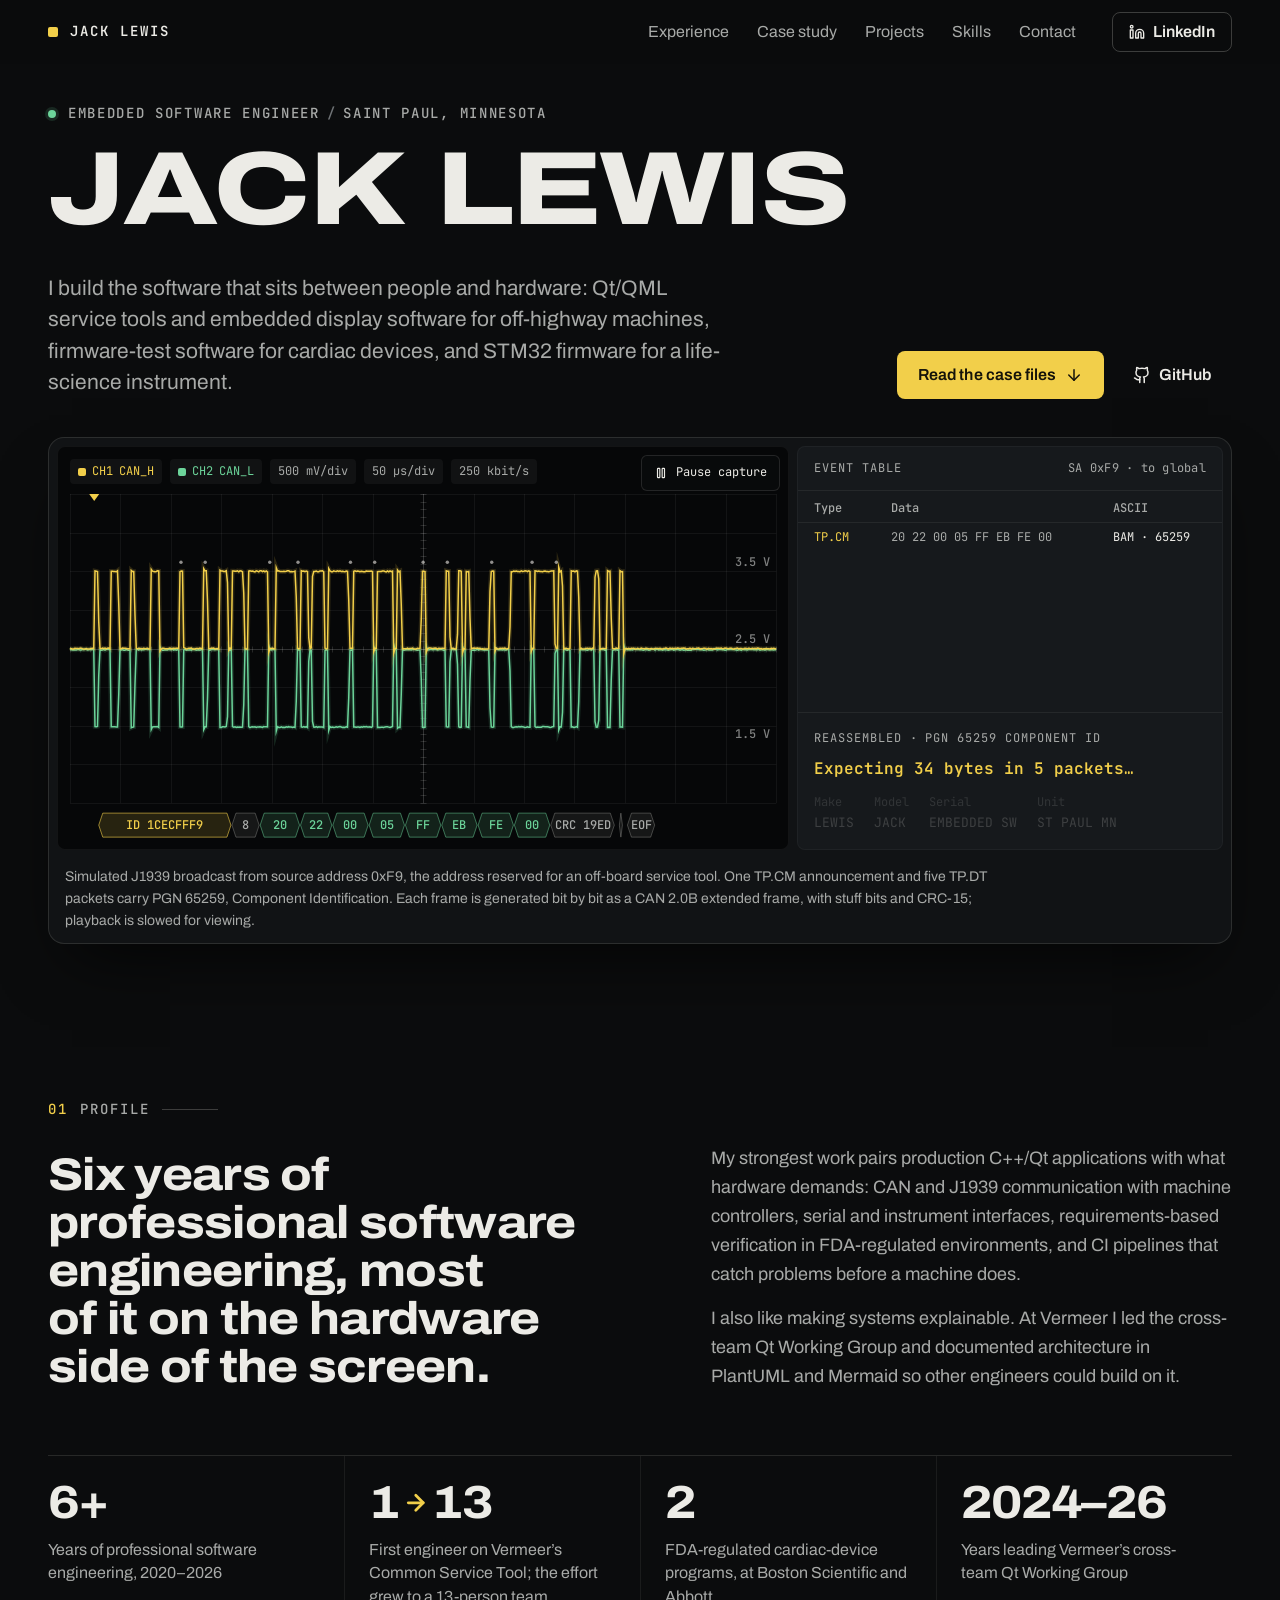
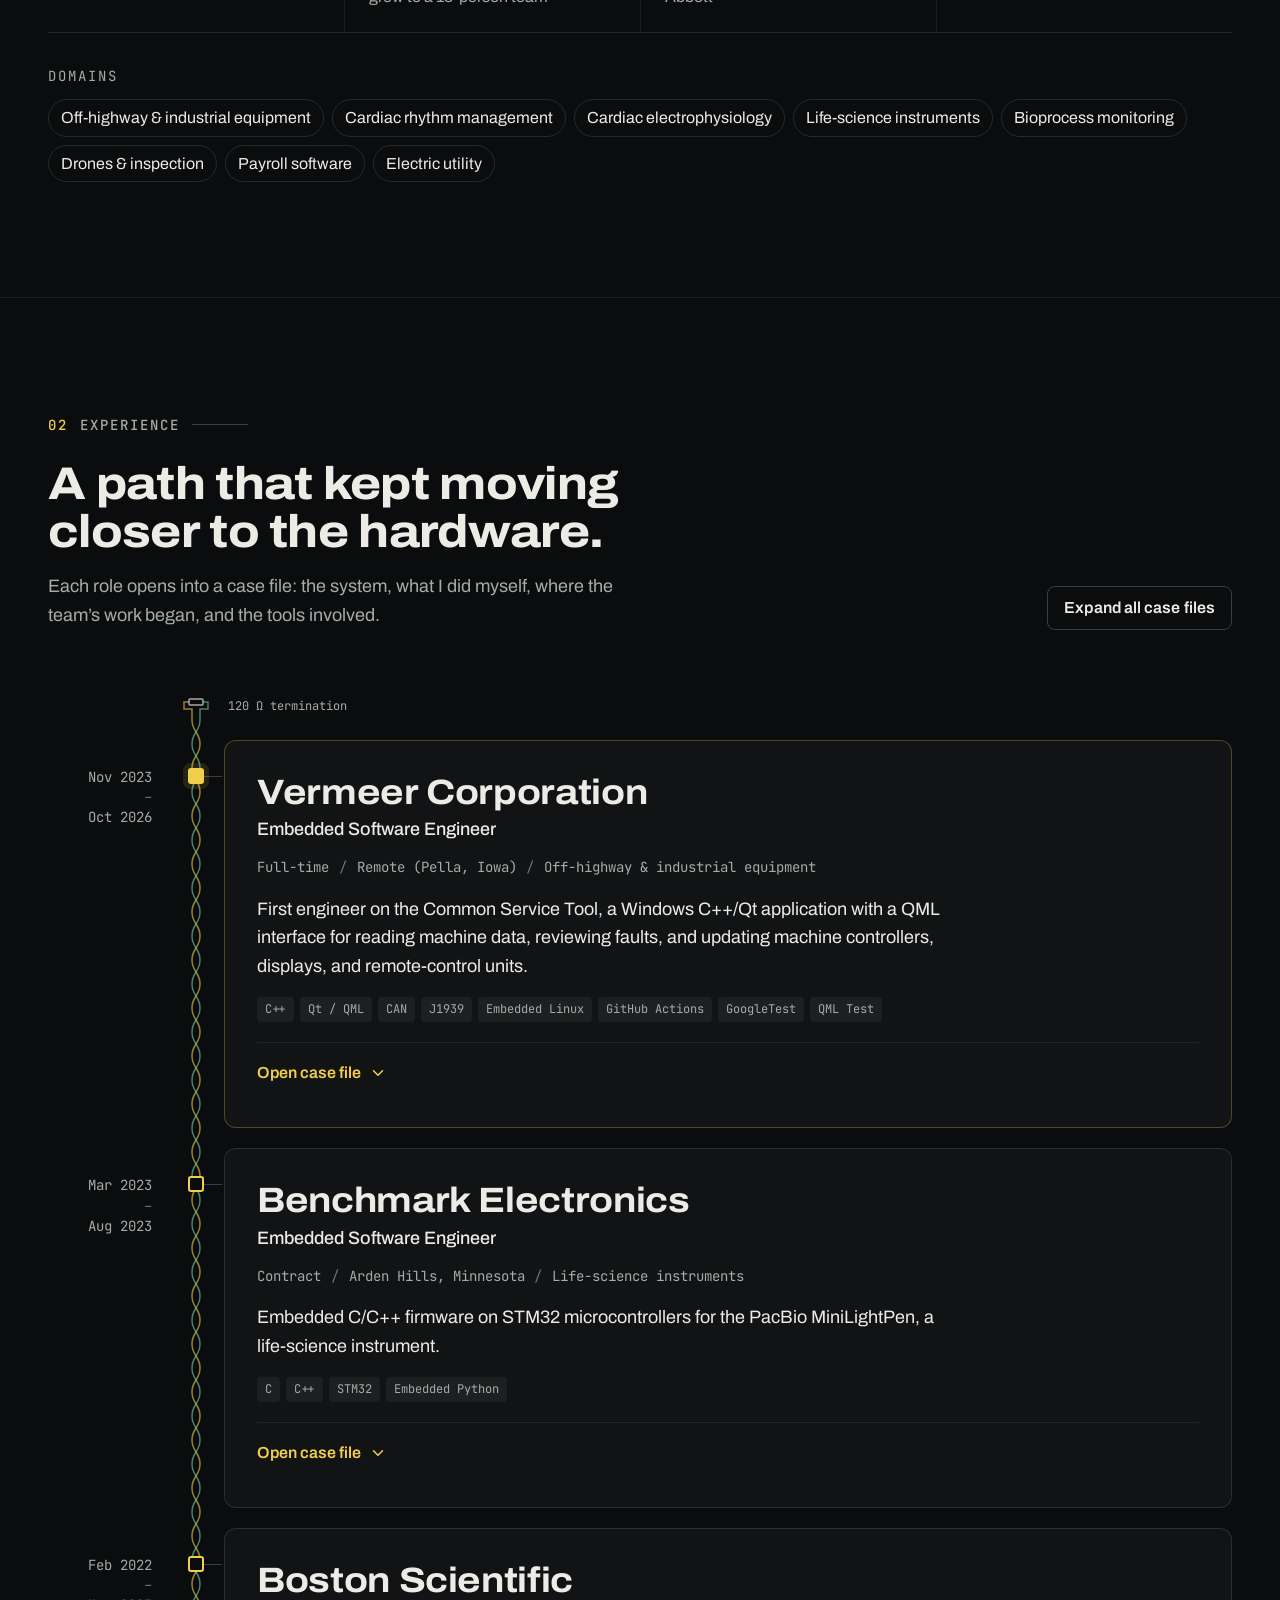
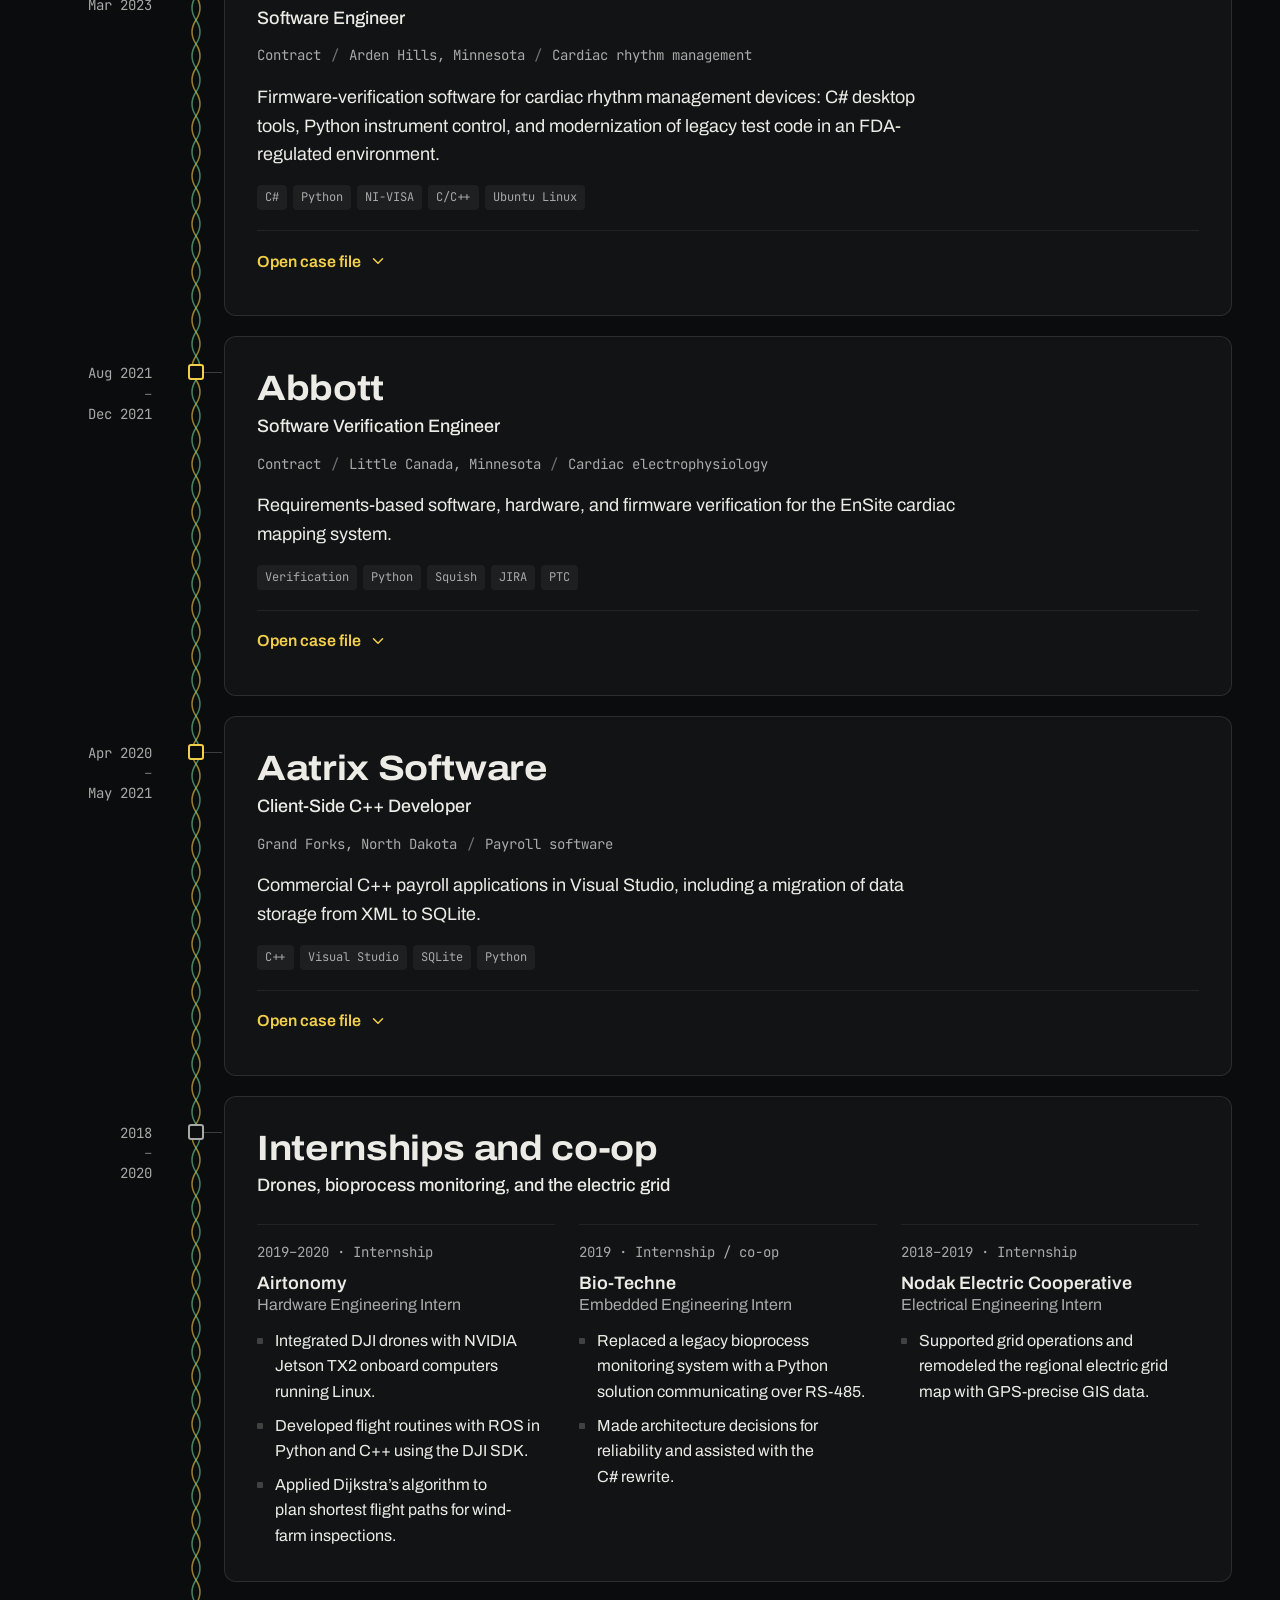
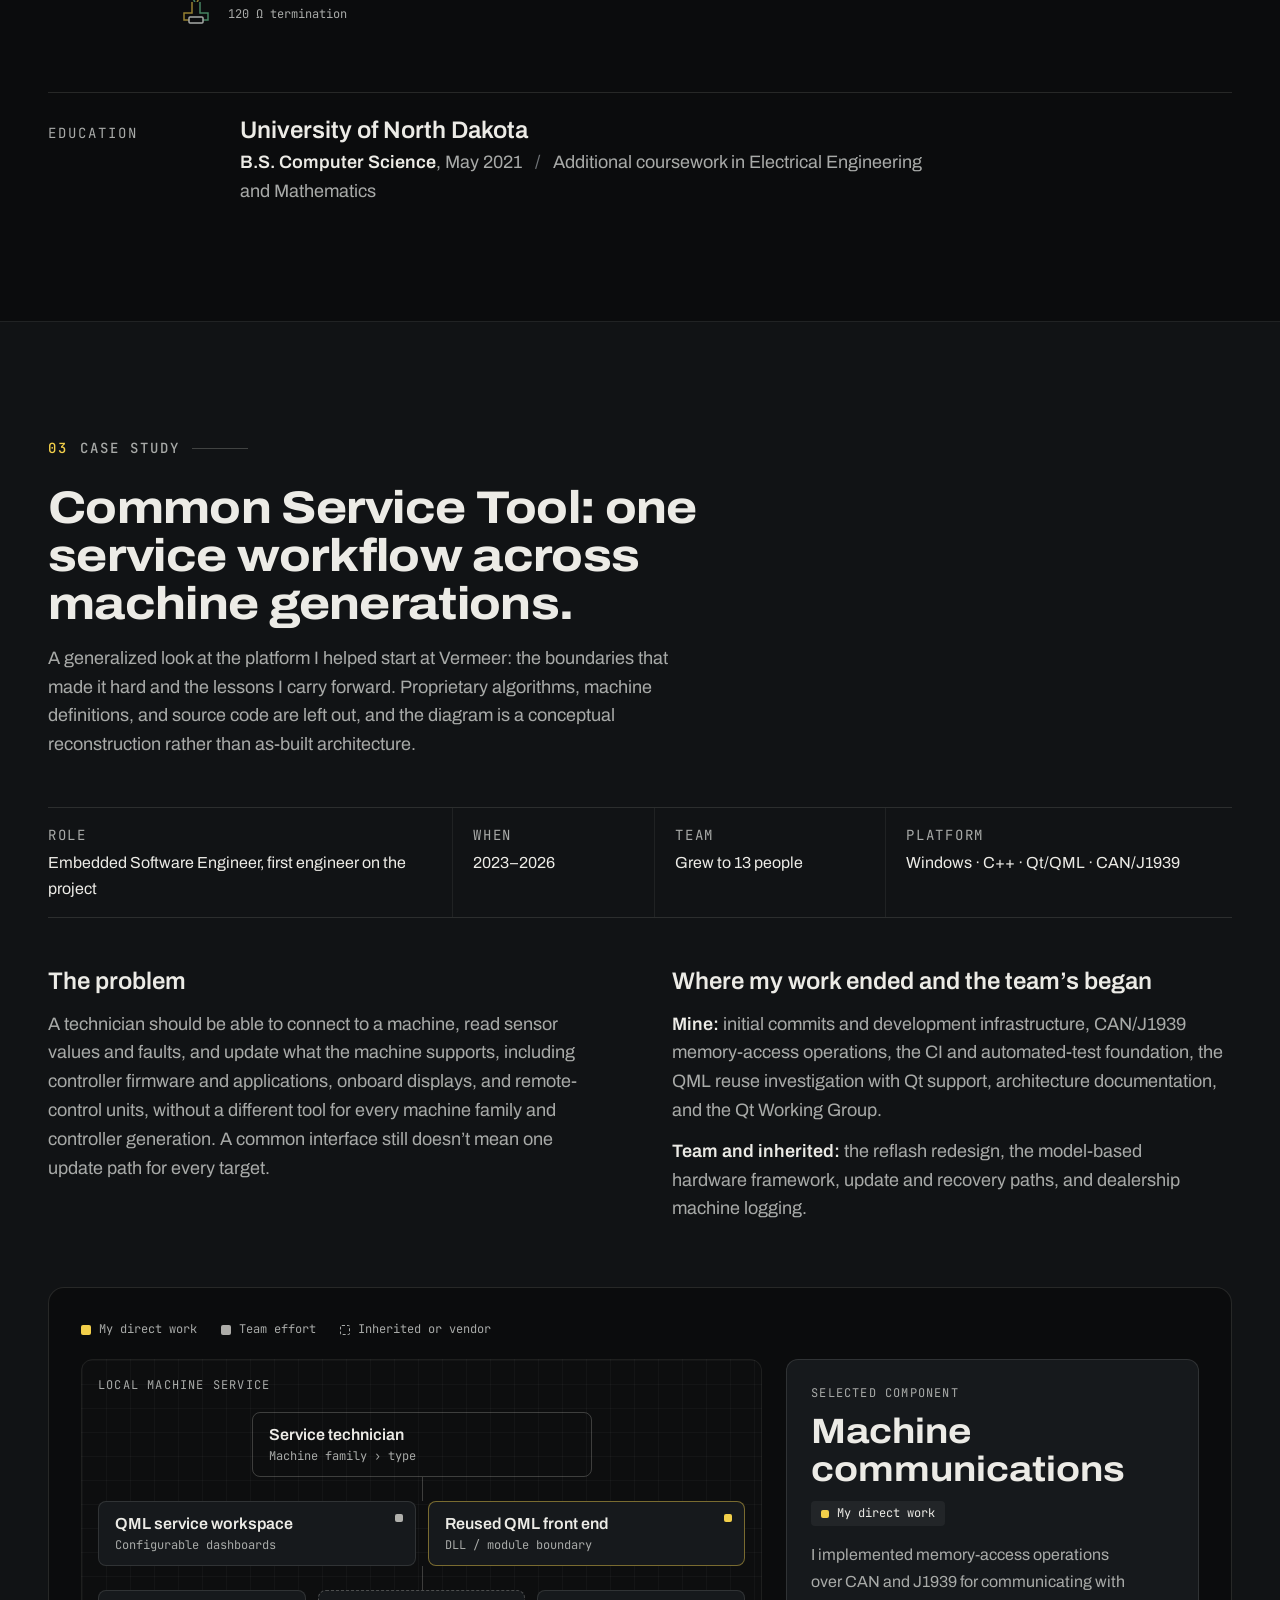
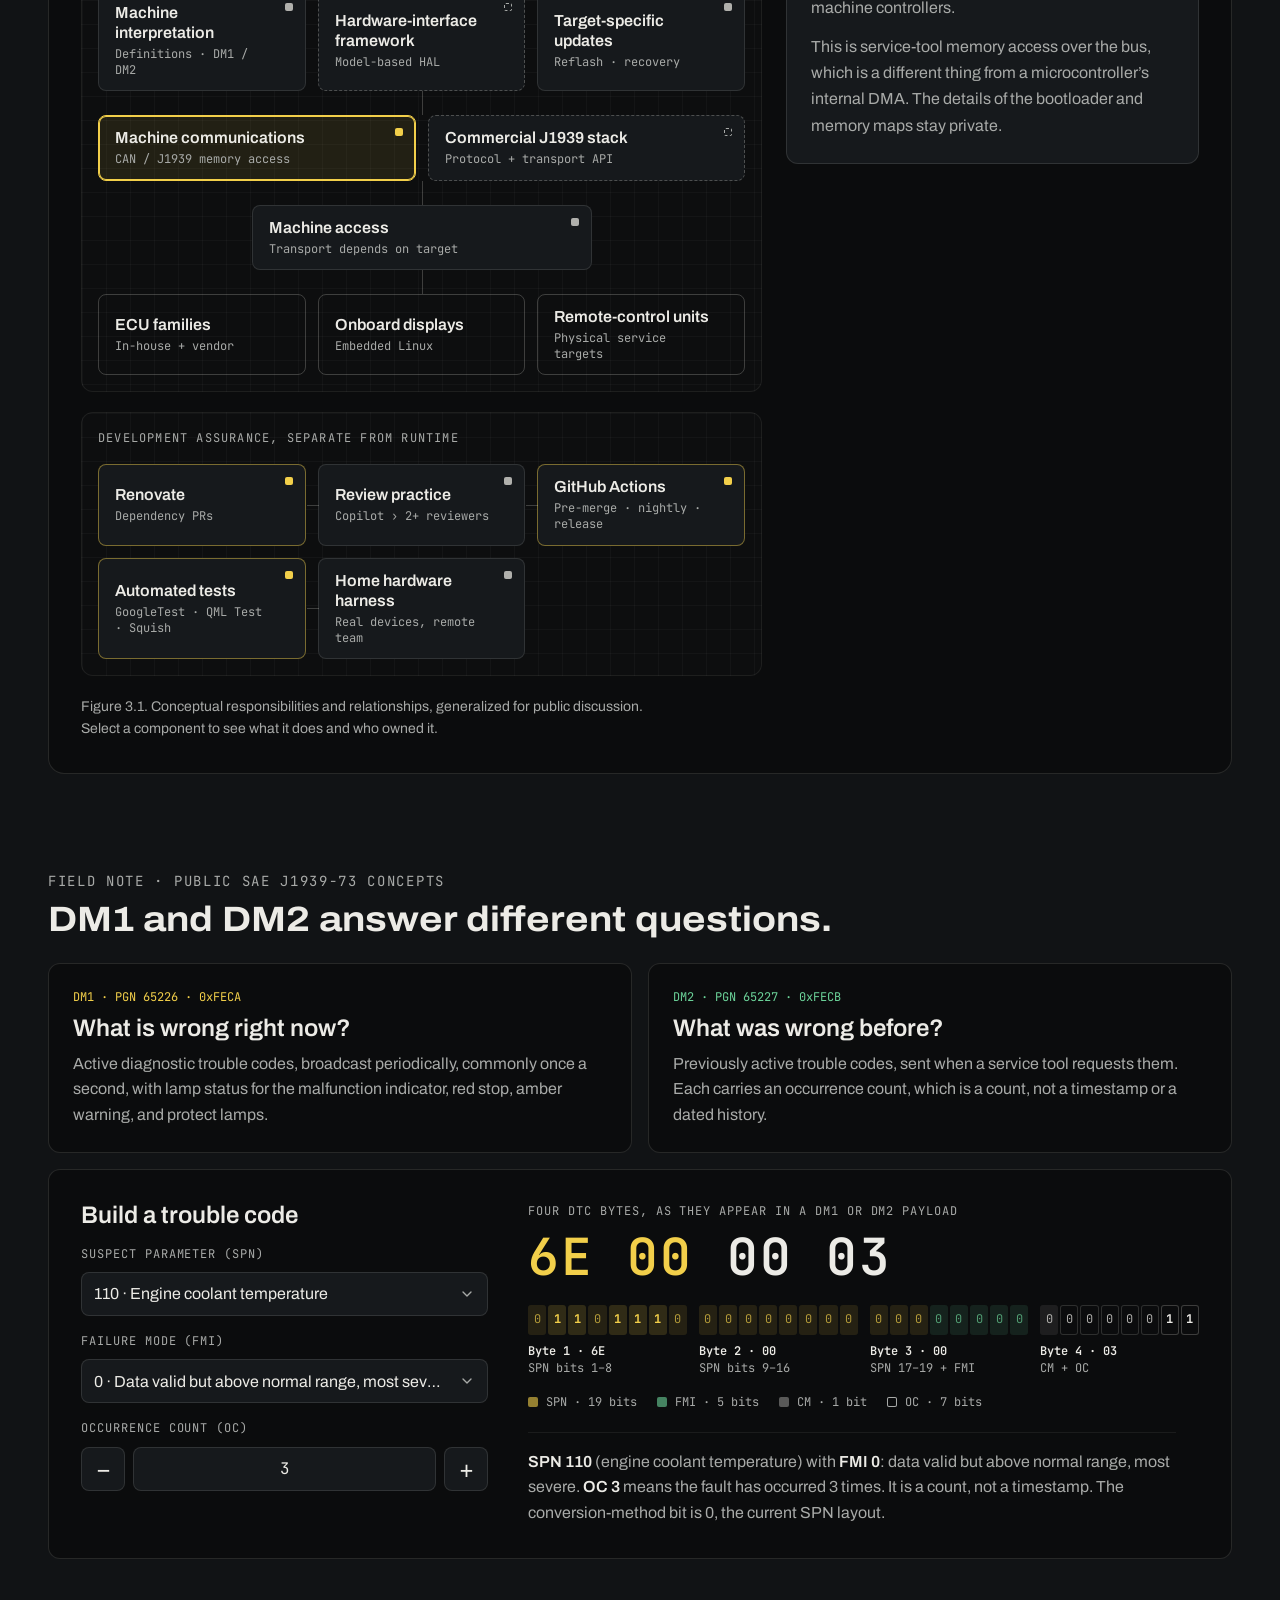
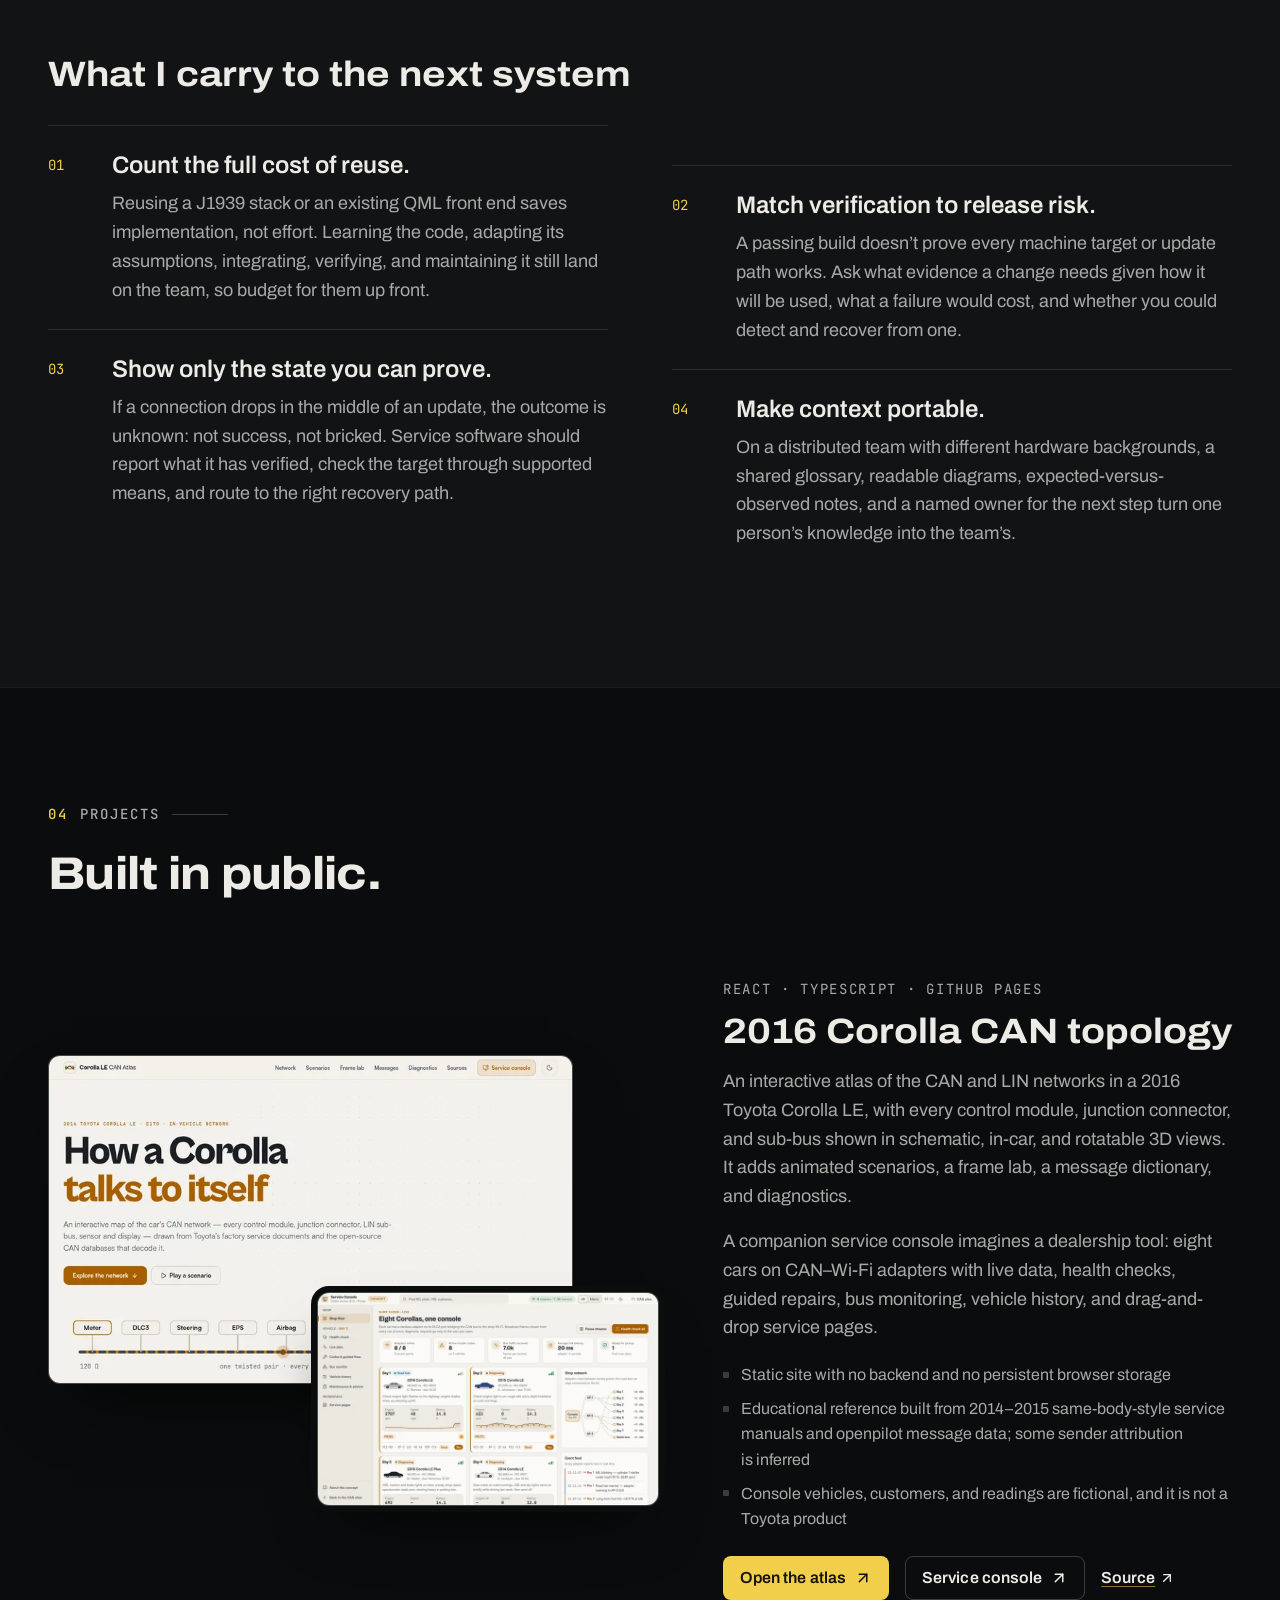
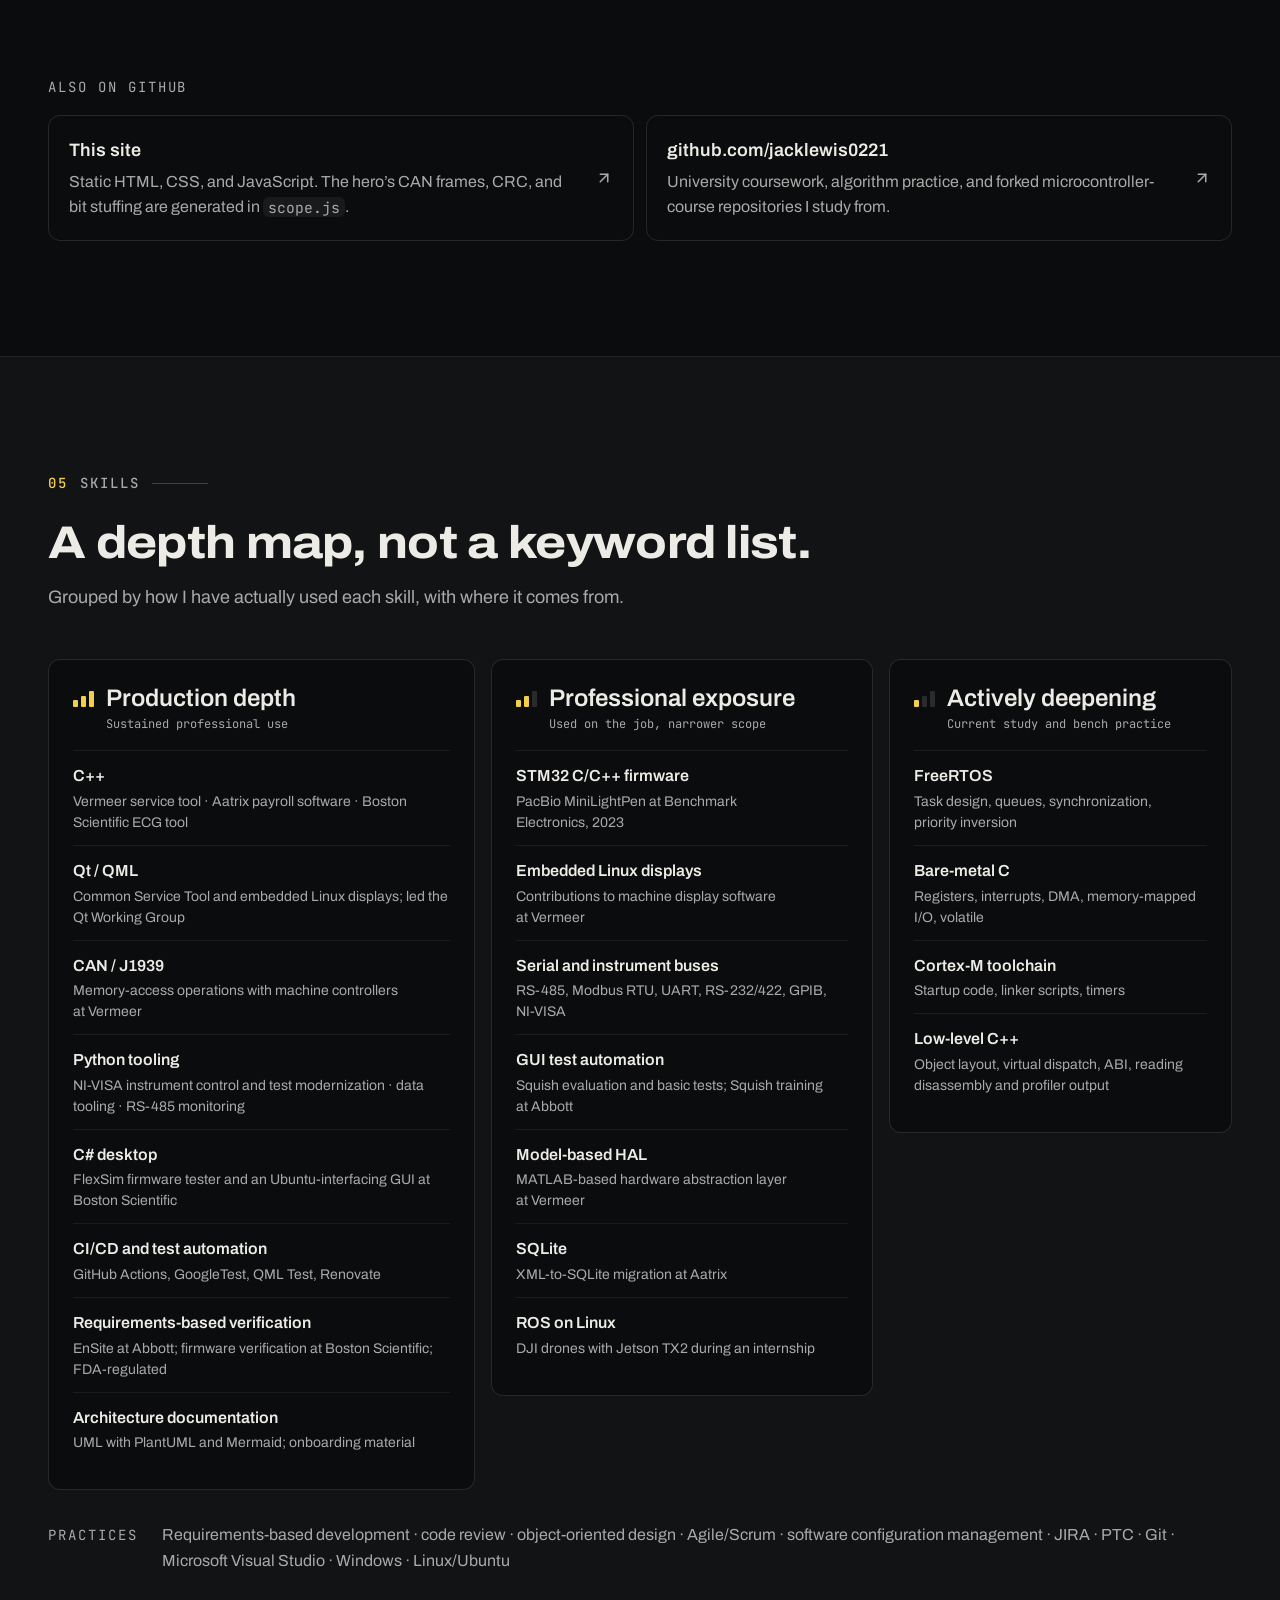
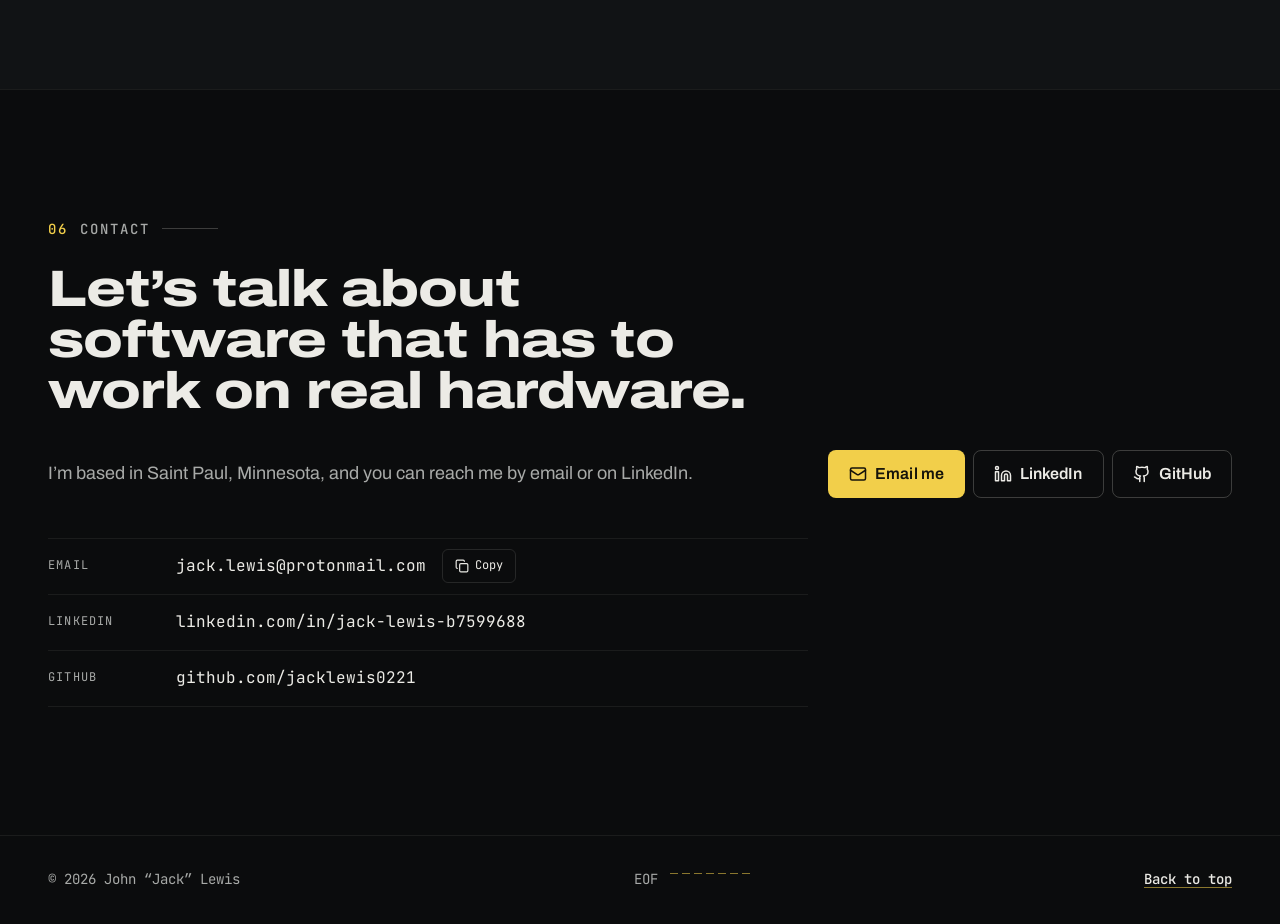
<file: index.html>
<!doctype html>
<html lang="en">
<head>
  <meta charset="utf-8">
  <meta name="viewport" content="width=device-width, initial-scale=1">
  <title>Jack Lewis — Embedded Software Engineer · C++, Qt/QML, CAN/J1939</title>
  <meta name="description" content="Jack Lewis, embedded software engineer in Saint Paul, MN: C++ and Qt/QML service tools, CAN/J1939 communication, medical-device test software, and STM32 firmware.">
  <link rel="canonical" href="https://jacklewis0221.github.io/">
  <meta name="theme-color" content="#0c0d0e">
  <meta name="author" content="Jack Lewis">

  <meta property="og:type" content="profile">
  <meta property="og:site_name" content="Jack Lewis">
  <meta property="og:title" content="Jack Lewis — Embedded Software Engineer">
  <meta property="og:description" content="C++ and Qt/QML software where screens meet machines: service tools, embedded displays, firmware-test systems, and CAN/J1939 communication.">
  <meta property="og:url" content="https://jacklewis0221.github.io/">
  <meta property="og:image" content="https://jacklewis0221.github.io/assets/img/og.png">
  <meta property="og:image:width" content="1200">
  <meta property="og:image:height" content="630">
  <meta property="og:image:alt" content="Jack Lewis, embedded software engineer, beside an oscilloscope trace of CAN bus frames.">
  <meta name="twitter:card" content="summary_large_image">

  <script>document.documentElement.classList.add('js');</script>
  <link rel="icon" href="favicon.svg" type="image/svg+xml">
  <link rel="preload" href="assets/fonts/archivo-var-latin.woff2" as="font" type="font/woff2" crossorigin>
  <link rel="preload" href="assets/fonts/jetbrainsmono-var-latin.woff2" as="font" type="font/woff2" crossorigin>
  <link rel="stylesheet" href="assets/css/base.css">
  <link rel="stylesheet" href="assets/css/style.css">

  <script type="application/ld+json">
  {
    "@context": "https://schema.org",
    "@type": "Person",
    "name": "Jack Lewis",
    "alternateName": "John Lewis",
    "jobTitle": "Embedded Software Engineer",
    "url": "https://jacklewis0221.github.io/",
    "address": { "@type": "PostalAddress", "addressLocality": "Saint Paul", "addressRegion": "MN", "addressCountry": "US" },
    "alumniOf": { "@type": "CollegeOrUniversity", "name": "University of North Dakota" },
    "knowsAbout": ["C++", "Qt", "QML", "CAN bus", "SAE J1939", "Embedded Linux", "STM32", "Python", "C#", "GitHub Actions", "GoogleTest", "Requirements-based verification"],
    "email": "jack.lewis@protonmail.com",
    "sameAs": ["https://github.com/jacklewis0221", "https://www.linkedin.com/in/jack-lewis-b7599688/"]
  }
  </script>
  <script src="assets/js/scope.js" defer></script>
  <script src="assets/js/main.js" defer></script>
</head>
<body>
  <svg width="0" height="0" class="sr-only" aria-hidden="true" focusable="false">
    <symbol id="i-arrow-up-right" viewBox="0 0 24 24"><path d="M7 7h10v10"/><path d="M7 17 17 7"/></symbol>
    <symbol id="i-arrow-right" viewBox="0 0 24 24"><path d="M5 12h14"/><path d="m12 5 7 7-7 7"/></symbol>
    <symbol id="i-arrow-down" viewBox="0 0 24 24"><path d="M12 5v14"/><path d="m19 12-7 7-7-7"/></symbol>
    <symbol id="i-chevron-down" viewBox="0 0 24 24"><path d="m6 9 6 6 6-6"/></symbol>
    <symbol id="i-menu" viewBox="0 0 24 24"><path d="M4 6h16"/><path d="M4 12h16"/><path d="M4 18h16"/></symbol>
    <symbol id="i-x" viewBox="0 0 24 24"><path d="M18 6 6 18"/><path d="m6 6 12 12"/></symbol>
    <symbol id="i-pause" viewBox="0 0 24 24"><rect x="14" y="4" width="4" height="16" rx="1"/><rect x="6" y="4" width="4" height="16" rx="1"/></symbol>
    <symbol id="i-play" viewBox="0 0 24 24"><path d="M6 3.8v16.4a.8.8 0 0 0 1.2.7l13.4-8.2a.8.8 0 0 0 0-1.4L7.2 3.1A.8.8 0 0 0 6 3.8Z"/></symbol>
    <symbol id="i-github" viewBox="0 0 24 24"><path d="M15 22v-4a4.8 4.8 0 0 0-1-3.5c3 0 6-2 6-5.5.08-1.25-.27-2.48-1-3.5.28-1.15.28-2.35 0-3.5 0 0-1 0-3 1.5-2.64-.5-5.36-.5-8 0C6 2 5 2 5 2c-.3 1.15-.3 2.35 0 3.5A5.403 5.403 0 0 0 4 9c0 3.5 3 5.5 6 5.5-.39.49-.68 1.05-.85 1.65-.17.6-.22 1.23-.15 1.85v4"/><path d="M9 18c-4.51 2-5-2-7-2"/></symbol>
    <symbol id="i-mail" viewBox="0 0 24 24"><rect width="20" height="16" x="2" y="4" rx="2"/><path d="m22 7-8.97 5.7a1.94 1.94 0 0 1-2.06 0L2 7"/></symbol>
    <symbol id="i-copy" viewBox="0 0 24 24"><rect width="14" height="14" x="8" y="8" rx="2" ry="2"/><path d="M4 16c-1.1 0-2-.9-2-2V4c0-1.1.9-2 2-2h10c1.1 0 2 .9 2 2"/></symbol>
    <symbol id="i-linkedin" viewBox="0 0 24 24"><path d="M16 8a6 6 0 0 1 6 6v7h-4v-7a2 2 0 0 0-2-2 2 2 0 0 0-2 2v7h-4v-7a6 6 0 0 1 6-6z"/><rect width="4" height="12" x="2" y="9"/><circle cx="4" cy="4" r="2"/></symbol>
  </svg>

  <a class="skip-link" href="#main">Skip to content</a>

  <header class="site-header" data-header>
    <div class="container header-inner">
      <a class="wordmark" href="#top"><span class="wordmark-bit" aria-hidden="true"></span>Jack Lewis</a>
      <nav class="primary-nav" aria-label="Primary">
        <ul class="nav-list" role="list" id="nav-list">
          <li><a href="#experience">Experience</a></li>
          <li><a href="#case-study">Case study</a></li>
          <li><a href="#projects">Projects</a></li>
          <li><a href="#skills">Skills</a></li>
          <li><a href="#contact">Contact</a></li>
        </ul>
      </nav>
      <a class="header-link" href="https://www.linkedin.com/in/jack-lewis-b7599688/" target="_blank" rel="noopener noreferrer">
        <svg class="icon" aria-hidden="true"><use href="#i-linkedin"/></svg><span>LinkedIn</span>
      </a>
      <button class="menu-toggle" type="button" aria-expanded="false" aria-controls="nav-list" data-menu-toggle>
        <svg class="icon icon-open" aria-hidden="true"><use href="#i-menu"/></svg>
        <svg class="icon icon-close" aria-hidden="true"><use href="#i-x"/></svg>
        <span class="sr-only" data-menu-label>Open menu</span>
      </button>
    </div>
  </header>

  <main id="main">
    <!-- HERO -->
    <section class="hero" id="top" aria-labelledby="hero-title">
      <div class="container">
        <p class="eyebrow"><span class="eyebrow-led" aria-hidden="true"></span>Embedded software engineer <span class="sep" aria-hidden="true">/</span> Saint Paul, Minnesota</p>
        <h1 class="hero-title" id="hero-title"><span>Jack</span> <span>Lewis</span></h1>

        <div class="hero-intro">
          <p class="hero-lede">I build the software that sits between people and hardware: Qt/QML service tools and embedded display software for off-highway machines, firmware-test software for cardiac devices, and STM32 firmware for a life-science instrument.</p>
          <div class="hero-actions">
            <a class="btn btn-primary" href="#experience">Read the case files<svg class="icon" aria-hidden="true"><use href="#i-arrow-down"/></svg></a>
            <a class="btn btn-quiet" href="https://github.com/jacklewis0221" target="_blank" rel="noopener noreferrer"><svg class="icon" aria-hidden="true"><use href="#i-github"/></svg>GitHub</a>
          </div>
        </div>

        <figure class="instrument" data-scope aria-labelledby="scope-caption">
          <div class="instrument-screen">
            <div class="scope-status" aria-hidden="true">
              <span class="chip chip-ch1"><i></i><span class="chip-pre">CH1 </span>CAN_H</span>
              <span class="chip chip-ch2"><i></i><span class="chip-pre">CH2 </span>CAN_L</span>
              <span class="chip chip-volt">500 mV/div</span>
              <span class="chip">50 µs/div</span>
              <span class="chip chip-trig">Trig SOF</span>
              <span class="chip chip-rate">250 kbit/s</span>
            </div>
            <canvas class="scope-canvas" aria-hidden="true"></canvas>
            <button class="scope-toggle" type="button" aria-pressed="false" data-scope-toggle>
              <svg class="icon icon-pause" aria-hidden="true"><use href="#i-pause"/></svg>
              <svg class="icon icon-play" aria-hidden="true"><use href="#i-play"/></svg>
              <span data-scope-toggle-label>Pause capture</span>
            </button>
          </div>

          <div class="instrument-panel">
            <div class="panel-head">
              <span>Event table</span>
              <span class="panel-head-meta">SA 0xF9 · to global</span>
            </div>
            <div class="frame-table-wrap">
              <table class="frame-table">
                <thead>
                  <tr><th scope="col" class="t-type">Type</th><th scope="col" class="t-id">CAN ID</th><th scope="col" class="t-data">Data</th><th scope="col" class="t-ascii">ASCII</th></tr>
                </thead>
                <tbody data-frame-rows>
                  <tr data-kind="TP.CM"><td class="t-type">TP.CM</td><td class="t-id">1CECFFF9</td><td class="t-data"><span>20 22 00 05</span> <span>FF EB FE 00</span></td><td class="t-ascii">BAM · 65259</td></tr>
                  <tr data-kind="TP.DT"><td class="t-type">TP.DT 1</td><td class="t-id">1CEBFFF9</td><td class="t-data"><span>01 4C 45 57</span> <span>49 53 2A 4A</span></td><td class="t-ascii">“LEWIS*J”</td></tr>
                  <tr data-kind="TP.DT"><td class="t-type">TP.DT 2</td><td class="t-id">1CEBFFF9</td><td class="t-data"><span>02 41 43 4B</span> <span>2A 45 4D 42</span></td><td class="t-ascii">“ACK*EMB”</td></tr>
                  <tr data-kind="TP.DT"><td class="t-type">TP.DT 3</td><td class="t-id">1CEBFFF9</td><td class="t-data"><span>03 45 44 44</span> <span>45 44 20 53</span></td><td class="t-ascii">“EDDED S”</td></tr>
                  <tr data-kind="TP.DT"><td class="t-type">TP.DT 4</td><td class="t-id">1CEBFFF9</td><td class="t-data"><span>04 57 2A 53</span> <span>54 20 50 41</span></td><td class="t-ascii">“W*ST PA”</td></tr>
                  <tr data-kind="TP.DT"><td class="t-type">TP.DT 5</td><td class="t-id">1CEBFFF9</td><td class="t-data"><span>05 55 4C 20</span> <span>4D 4E 2A FF</span></td><td class="t-ascii">“UL MN*”</td></tr>
                </tbody>
              </table>
            </div>
            <div class="reassembly is-complete" data-reassembly-wrap>
              <p class="reassembly-label">Reassembled · PGN 65259 Component ID</p>
              <p class="reassembly-value" data-reassembly>LEWIS*JACK*EMBEDDED SW*ST PAUL MN*</p>
              <dl class="ci-fields" data-ci-fields>
                <div><dt>Make</dt><dd>LEWIS</dd></div>
                <div><dt>Model</dt><dd>JACK</dd></div>
                <div><dt>Serial</dt><dd>EMBEDDED SW</dd></div>
                <div><dt>Unit</dt><dd>ST PAUL MN</dd></div>
              </dl>
            </div>
          </div>

          <figcaption id="scope-caption" class="instrument-caption">
            Simulated J1939 broadcast from source address 0xF9, the address reserved for an off-board service tool. One TP.CM announcement and five TP.DT packets carry PGN 65259, Component Identification. Each frame is generated bit by bit as a CAN 2.0B extended frame, with stuff bits and CRC-15; playback is slowed for viewing.
          </figcaption>
        </figure>
      </div>
    </section>

    <!-- PROFILE -->
    <section class="section section-profile" id="profile" aria-labelledby="profile-title">
      <div class="container">
        <p class="section-label"><span class="section-num">01</span>Profile</p>
        <div class="profile-grid">
          <h2 class="section-title" id="profile-title">Six years of professional software engineering, most of it on the hardware side of the screen.</h2>
          <div class="profile-body">
            <p>My strongest work pairs production C++/Qt applications with what hardware demands: CAN and J1939 communication with machine controllers, serial and instrument interfaces, requirements-based verification in FDA-regulated environments, and CI pipelines that catch problems before a machine does.</p>
            <p>I also like making systems explainable. At Vermeer I led the cross-team Qt Working Group and documented architecture in PlantUML and Mermaid so other engineers could build on it.</p>
          </div>
        </div>

        <dl class="stats">
          <div class="stat">
            <dt>Years of professional software engineering, 2020–2026</dt>
            <dd>6+</dd>
          </div>
          <div class="stat">
            <dt>First engineer on Vermeer’s Common Service Tool; the effort grew to a 13-person team</dt>
            <dd>1<svg class="stat-arrow" aria-hidden="true"><use href="#i-arrow-right"/></svg>13<span class="sr-only"> people</span></dd>
          </div>
          <div class="stat">
            <dt>FDA-regulated cardiac-device programs, at Boston Scientific and Abbott</dt>
            <dd>2</dd>
          </div>
          <div class="stat">
            <dt>Years leading Vermeer’s cross-team Qt Working Group</dt>
            <dd>2024–26</dd>
          </div>
        </dl>

        <div class="domains">
          <p class="domains-label">Domains</p>
          <ul class="domain-list" role="list">
            <li>Off-highway &amp; industrial equipment</li>
            <li>Cardiac rhythm management</li>
            <li>Cardiac electrophysiology</li>
            <li>Life-science instruments</li>
            <li>Bioprocess monitoring</li>
            <li>Drones &amp; inspection</li>
            <li>Payroll software</li>
            <li>Electric utility</li>
          </ul>
        </div>
      </div>
    </section>

    <!-- EXPERIENCE -->
    <section class="section section-experience" id="experience" aria-labelledby="experience-title">
      <div class="container">
        <div class="section-head">
          <div>
            <p class="section-label"><span class="section-num">02</span>Experience</p>
            <h2 class="section-title" id="experience-title">A path that kept moving closer to the hardware.</h2>
            <p class="section-intro">Each role opens into a case file: the system, what I did myself, where the team’s work began, and the tools involved.</p>
          </div>
          <button class="btn btn-outline btn-sm" type="button" data-expand-all aria-pressed="false">Expand all case files</button>
        </div>

        <div class="bus">
          <div class="bus-term bus-term-top" aria-hidden="true"><svg class="resistor" viewBox="0 0 40 26" fill="none"><path class="w-h" d="M16 26V15H8V8h5"/><path class="w-l" d="M24 26V15h8V8h-5"/><rect x="13" y="5" width="14" height="6" rx="1"/></svg><span class="bus-term-label">120 Ω termination</span></div>
          <ol class="timeline" role="list">

            <!-- Vermeer -->
            <li class="role role-current">
              <div class="role-when"><time datetime="2023-11">Nov 2023</time><span aria-hidden="true">–</span><span class="sr-only"> to </span><time datetime="2026-10">Oct 2026</time></div>
              <div class="role-node" aria-hidden="true"></div>
              <article class="role-card" aria-labelledby="role-vermeer">
                <header class="role-head">
                  <h3 class="role-org" id="role-vermeer">Vermeer Corporation</h3>
                  <p class="role-title">Embedded Software Engineer</p>
                  <p class="role-meta"><span>Full-time</span><span>Remote (Pella, Iowa)</span><span>Off-highway &amp; industrial equipment</span></p>
                </header>
                <p class="role-summary">First engineer on the Common Service Tool, a Windows C++/Qt application with a QML interface for reading machine data, reviewing faults, and updating machine controllers, displays, and remote-control units.</p>
                <ul class="tags" role="list"><li>C++</li><li>Qt / QML</li><li>CAN</li><li>J1939</li><li>Embedded Linux</li><li>GitHub Actions</li><li>GoogleTest</li><li>QML Test</li></ul>
                <details class="casefile">
                  <summary><span class="casefile-open">Open case file</span><span class="casefile-close">Close case file</span><svg class="icon" aria-hidden="true"><use href="#i-chevron-down"/></svg></summary>
                  <div class="casefile-body">
                    <div class="casefile-block">
                      <h4>The system</h4>
                      <p>Vermeer builds industrial and agricultural equipment. The Common Service Tool aims to give a technician one workflow across machine families and controller generations: navigate by machine family and type, read sensor values and faults, and update what each target supports. Its QML workspace is built to be customer-configurable, with draggable gauges, line and bar graphs, and other components fed by background requests and periodic refresh.</p>
                    </div>
                    <div class="casefile-block cf-half">
                      <h4>What I did</h4>
                      <ul>
                        <li>Made the project’s initial commits and stood up its development infrastructure as the first engineer on the team, which grew into a 13-person effort.</li>
                        <li>Developed C++/Qt software for the tool’s QML-based application on Windows.</li>
                        <li>Implemented memory-access operations over CAN and J1939 for communicating with machine controllers, working with low-level dependencies and a MATLAB-based hardware abstraction layer.</li>
                        <li>Investigated reusing QML front-end code from an older, cross-compiled embedded Qt application through a DLL/module boundary, working through version compatibility and inherited framework dependencies over months with Qt technical support.</li>
                        <li>Prototyped a shared-library approach for reusing embedded code across product lines, including cross-compiling embedded code into DLLs.</li>
                        <li>Established GitHub Actions CI/CD: required pre-merge builds, nightly builds to catch build-environment drift, and dedicated builds for release versions.</li>
                        <li>Added automated tests with GoogleTest and QML Test, evaluated Squish with basic GUI tests, and configured Renovate to open dependency-update pull requests.</li>
                        <li>Led the cross-team Qt Working Group (2024–2026) on development standards, architecture, and shared practices, and represented the Service Tool in the Dev Platform, Model-Based Systems Development, and Ethics in AI working groups.</li>
                        <li>Documented architecture in PlantUML and Mermaid, reviewed code, and wrote onboarding material for a distributed, nearly all-remote team.</li>
                        <li>Contributed to embedded Linux display software supporting machine operation and service.</li>
                      </ul>
                    </div>
                    <div class="casefile-block cf-half">
                      <h4>Team context</h4>
                      <ul>
                        <li>Reflash modernization across ECU generations, which meant understanding legacy Borland C++ tooling for older in-house controllers alongside newer vendor hardware and separating common servicing behavior from target-specific behavior.</li>
                        <li>Target-specific update and recovery paths, including debricking circuits that worked for specific targets rather than universal recovery.</li>
                        <li>Machine logging built to investigate intermittent faults at dealerships, kept distinct from J1939 DM2 retained-fault records.</li>
                        <li>A documented review practice: PR descriptions, automated GitHub Copilot review, then at least two human reviewers.</li>
                      </ul>
                    </div>
                    <div class="casefile-block casefile-tools">
                      <h4>Toolchain</h4>
                      <p>C++ · Qt · QML · Windows · Embedded Linux · CAN · J1939 · MATLAB-based HAL · GoogleTest · QML Test · Squish · GitHub Actions · Renovate · PlantUML · Mermaid</p>
                    </div>
                    <a class="casefile-link" href="#case-study">Read the Common Service Tool case study<svg class="icon" aria-hidden="true"><use href="#i-arrow-down"/></svg></a>
                  </div>
                </details>
              </article>
            </li>

            <!-- Benchmark -->
            <li class="role">
              <div class="role-when"><time datetime="2023-03">Mar 2023</time><span aria-hidden="true">–</span><span class="sr-only"> to </span><time datetime="2023-08">Aug 2023</time></div>
              <div class="role-node" aria-hidden="true"></div>
              <article class="role-card" aria-labelledby="role-benchmark">
                <header class="role-head">
                  <h3 class="role-org" id="role-benchmark">Benchmark Electronics</h3>
                  <p class="role-title">Embedded Software Engineer</p>
                  <p class="role-meta"><span>Contract</span><span>Arden Hills, Minnesota</span><span>Life-science instruments</span></p>
                </header>
                <p class="role-summary">Embedded C/C++ firmware on STM32 microcontrollers for the PacBio MiniLightPen, a life-science instrument.</p>
                <ul class="tags" role="list"><li>C</li><li>C++</li><li>STM32</li><li>Embedded Python</li></ul>
                <details class="casefile">
                  <summary><span class="casefile-open">Open case file</span><span class="casefile-close">Close case file</span><svg class="icon" aria-hidden="true"><use href="#i-chevron-down"/></svg></summary>
                  <div class="casefile-body">
                    <div class="casefile-block">
                      <h4>What I did</h4>
                      <ul>
                        <li>Developed embedded C/C++ firmware on STM32 microcontrollers for the PacBio MiniLightPen.</li>
                        <li>Explored embedded Python use cases for the platform.</li>
                        <li>Created a presentation on bringing AI development tools, including GPT-4 and Microsoft Copilot, into engineering workflows; senior management used it as a reference for adoption.</li>
                      </ul>
                    </div>
                    <div class="casefile-block casefile-tools">
                      <h4>Toolchain</h4>
                      <p>C · C++ · STM32 · Embedded Python</p>
                    </div>
                  </div>
                </details>
              </article>
            </li>

            <!-- Boston Scientific -->
            <li class="role">
              <div class="role-when"><time datetime="2022-02">Feb 2022</time><span aria-hidden="true">–</span><span class="sr-only"> to </span><time datetime="2023-03">Mar 2023</time></div>
              <div class="role-node" aria-hidden="true"></div>
              <article class="role-card" aria-labelledby="role-bsci">
                <header class="role-head">
                  <h3 class="role-org" id="role-bsci">Boston Scientific</h3>
                  <p class="role-title">Software Engineer</p>
                  <p class="role-meta"><span>Contract</span><span>Arden Hills, Minnesota</span><span>Cardiac rhythm management</span></p>
                </header>
                <p class="role-summary">Firmware-verification software for cardiac rhythm management devices: C# desktop tools, Python instrument control, and modernization of legacy test code in an FDA-regulated environment.</p>
                <ul class="tags" role="list"><li>C#</li><li>Python</li><li>NI-VISA</li><li>C/C++</li><li>Ubuntu Linux</li></ul>
                <details class="casefile">
                  <summary><span class="casefile-open">Open case file</span><span class="casefile-close">Close case file</span><svg class="icon" aria-hidden="true"><use href="#i-chevron-down"/></svg></summary>
                  <div class="casefile-body">
                    <div class="casefile-block">
                      <h4>The system</h4>
                      <p>The test software, desktop tools, and validation systems behind firmware verification for cardiac rhythm management devices, much of it talking to legacy hardware.</p>
                    </div>
                    <div class="casefile-block">
                      <h4>What I did</h4>
                      <ul>
                        <li>Developed C# desktop software for the FlexSim firmware tester.</li>
                        <li>Built Python and NI-VISA tooling to communicate with legacy hardware for product validation.</li>
                        <li>Rewrote legacy C/C++ firmware-test code as portable Python so it would be easier to maintain.</li>
                        <li>Created an offline Python installer and the standard process for installing and verifying Python environments on test machines.</li>
                        <li>Contributed C++ to an ECG software tool and built a C# GUI for interfacing with Linux (Ubuntu) machines.</li>
                        <li>Worked on validation tooling that checks legacy hardware and software compliance, and investigated reflashing support for Raspberry Pi devices.</li>
                        <li>Participated in requirements reviews and delivered in Agile sprints alongside senior and principal engineers and engineering fellows.</li>
                      </ul>
                    </div>
                    <div class="casefile-block casefile-tools">
                      <h4>Toolchain</h4>
                      <p>C# · Python · NI-VISA · C/C++ · Ubuntu Linux · Raspberry Pi · Requirements reviews · Agile/Scrum</p>
                    </div>
                  </div>
                </details>
              </article>
            </li>

            <!-- Abbott -->
            <li class="role">
              <div class="role-when"><time datetime="2021-08">Aug 2021</time><span aria-hidden="true">–</span><span class="sr-only"> to </span><time datetime="2021-12">Dec 2021</time></div>
              <div class="role-node" aria-hidden="true"></div>
              <article class="role-card" aria-labelledby="role-abbott">
                <header class="role-head">
                  <h3 class="role-org" id="role-abbott">Abbott</h3>
                  <p class="role-title">Software Verification Engineer</p>
                  <p class="role-meta"><span>Contract</span><span>Little Canada, Minnesota</span><span>Cardiac electrophysiology</span></p>
                </header>
                <p class="role-summary">Requirements-based software, hardware, and firmware verification for the EnSite cardiac mapping system.</p>
                <ul class="tags" role="list"><li>Verification</li><li>Python</li><li>Squish</li><li>JIRA</li><li>PTC</li></ul>
                <details class="casefile">
                  <summary><span class="casefile-open">Open case file</span><span class="casefile-close">Close case file</span><svg class="icon" aria-hidden="true"><use href="#i-chevron-down"/></svg></summary>
                  <div class="casefile-body">
                    <div class="casefile-block">
                      <h4>The system</h4>
                      <p>EnSite is an electrophysiology mapping platform clinicians use during cardiac ablation procedures.</p>
                    </div>
                    <div class="casefile-block">
                      <h4>What I did</h4>
                      <ul>
                        <li>Performed software, hardware, and firmware verification on the EnSite system.</li>
                        <li>Executed requirements-based testing for FDA compliance and tracked issues in JIRA and PTC.</li>
                        <li>Trained in automated testing with Python and Squish.</li>
                        <li>Contributed to training documentation used to onboard future verification engineers.</li>
                      </ul>
                    </div>
                    <div class="casefile-block casefile-tools">
                      <h4>Toolchain</h4>
                      <p>Requirements-based testing · Python · Squish · JIRA · PTC</p>
                    </div>
                  </div>
                </details>
              </article>
            </li>

            <!-- Aatrix -->
            <li class="role">
              <div class="role-when"><time datetime="2020-04">Apr 2020</time><span aria-hidden="true">–</span><span class="sr-only"> to </span><time datetime="2021-05">May 2021</time></div>
              <div class="role-node" aria-hidden="true"></div>
              <article class="role-card" aria-labelledby="role-aatrix">
                <header class="role-head">
                  <h3 class="role-org" id="role-aatrix">Aatrix Software</h3>
                  <p class="role-title">Client-Side C++ Developer</p>
                  <p class="role-meta"><span>Grand Forks, North Dakota</span><span>Payroll software</span></p>
                </header>
                <p class="role-summary">Commercial C++ payroll applications in Visual Studio, including a migration of data storage from XML to SQLite.</p>
                <ul class="tags" role="list"><li>C++</li><li>Visual Studio</li><li>SQLite</li><li>Python</li></ul>
                <details class="casefile">
                  <summary><span class="casefile-open">Open case file</span><span class="casefile-close">Close case file</span><svg class="icon" aria-hidden="true"><use href="#i-chevron-down"/></svg></summary>
                  <div class="casefile-body">
                    <div class="casefile-block">
                      <h4>What I did</h4>
                      <ul>
                        <li>Designed, debugged, and updated C++ payroll processing software in Microsoft Visual Studio.</li>
                        <li>Migrated data storage from XML to SQLite and automated software workflows.</li>
                        <li>Wrote Python tooling for data processing, XML parsing, proof-of-concept work, and database prototyping.</li>
                        <li>Supported product releases and resolved QA system-test findings.</li>
                      </ul>
                    </div>
                    <div class="casefile-block casefile-tools">
                      <h4>Toolchain</h4>
                      <p>C++ · Microsoft Visual Studio · SQLite · XML · Python</p>
                    </div>
                  </div>
                </details>
              </article>
            </li>

            <!-- Earlier experience -->
            <li class="role role-earlier">
              <div class="role-when"><time datetime="2018">2018</time><span aria-hidden="true">–</span><span class="sr-only"> to </span><time datetime="2020">2020</time></div>
              <div class="role-node" aria-hidden="true"></div>
              <article class="role-card" aria-labelledby="role-earlier">
                <header class="role-head">
                  <h3 class="role-org" id="role-earlier">Internships and co-op</h3>
                  <p class="role-title">Drones, bioprocess monitoring, and the electric grid</p>
                </header>
                <div class="earlier-grid">
                  <div class="earlier-item">
                    <p class="earlier-when">2019–2020 · Internship</p>
                    <h4>Airtonomy <span>Hardware Engineering Intern</span></h4>
                    <ul>
                      <li>Integrated DJI drones with NVIDIA Jetson TX2 onboard computers running Linux.</li>
                      <li>Developed flight routines with ROS in Python and C++ using the DJI SDK.</li>
                      <li>Applied Dijkstra’s algorithm to plan shortest flight paths for wind-farm inspections.</li>
                    </ul>
                  </div>
                  <div class="earlier-item">
                    <p class="earlier-when">2019 · Internship / co-op</p>
                    <h4>Bio-Techne <span>Embedded Engineering Intern</span></h4>
                    <ul>
                      <li>Replaced a legacy bioprocess monitoring system with a Python solution communicating over RS-485.</li>
                      <li>Made architecture decisions for reliability and assisted with the C# rewrite.</li>
                    </ul>
                  </div>
                  <div class="earlier-item">
                    <p class="earlier-when">2018–2019 · Internship</p>
                    <h4>Nodak Electric Cooperative <span>Electrical Engineering Intern</span></h4>
                    <ul>
                      <li>Supported grid operations and remodeled the regional electric grid map with GPS-precise GIS data.</li>
                    </ul>
                  </div>
                </div>
              </article>
            </li>
          </ol>
          <div class="bus-term bus-term-bottom" aria-hidden="true"><svg class="resistor" viewBox="0 0 40 26" fill="none"><path class="w-h" d="M16 26V15H8V8h5"/><path class="w-l" d="M24 26V15h8V8h-5"/><rect x="13" y="5" width="14" height="6" rx="1"/></svg><span class="bus-term-label">120 Ω termination</span></div>
        </div>

        <div class="education">
          <p class="education-label">Education</p>
          <div class="education-body">
            <h3>University of North Dakota</h3>
            <p><strong>B.S. Computer Science</strong>, May 2021 <span class="sep" aria-hidden="true">/</span> Additional coursework in Electrical Engineering and Mathematics</p>
          </div>
        </div>
      </div>
    </section>

    <!-- CASE STUDY -->
    <section class="section section-case" id="case-study" aria-labelledby="case-title">
      <div class="container">
        <p class="section-label"><span class="section-num">03</span>Case study</p>
        <div class="case-head">
          <h2 class="section-title" id="case-title">Common Service Tool: one service workflow across machine generations.</h2>
          <p class="section-intro">A generalized look at the platform I helped start at Vermeer: the boundaries that made it hard and the lessons I carry forward. Proprietary algorithms, machine definitions, and source code are left out, and the diagram is a conceptual reconstruction rather than as-built architecture.</p>
        </div>

        <dl class="case-meta">
          <div><dt>Role</dt><dd>Embedded Software Engineer, first engineer on the project</dd></div>
          <div><dt>When</dt><dd>2023–2026</dd></div>
          <div><dt>Team</dt><dd>Grew to 13 people</dd></div>
          <div><dt>Platform</dt><dd>Windows · C++ · Qt/QML · CAN/J1939</dd></div>
        </dl>

        <div class="case-brief">
          <div class="brief-block">
            <h3>The problem</h3>
            <p>A technician should be able to connect to a machine, read sensor values and faults, and update what the machine supports, including controller firmware and applications, onboard displays, and remote-control units, without a different tool for every machine family and controller generation. A common interface still doesn’t mean one update path for every target.</p>
          </div>
          <div class="brief-block">
            <h3>Where my work ended and the team’s began</h3>
            <p><strong>Mine:</strong> initial commits and development infrastructure, CAN/J1939 memory-access operations, the CI and automated-test foundation, the QML reuse investigation with Qt support, architecture documentation, and the Qt Working Group.</p>
            <p><strong>Team and inherited:</strong> the reflash redesign, the model-based hardware framework, update and recovery paths, and dealership machine logging.</p>
          </div>
        </div>

        <figure class="arch" data-arch aria-labelledby="arch-caption">
          <div class="arch-legend" aria-hidden="true">
            <span class="own own-mine"><i></i>My direct work</span>
            <span class="own own-team"><i></i>Team effort</span>
            <span class="own own-inherited"><i></i>Inherited or vendor</span>
          </div>
          <div class="arch-layout">
            <div class="arch-diagram">
              <div class="arch-lane arch-runtime">
                <p class="lane-label">Local machine service</p>
                <div class="arch-row">
                  <button class="arch-node node-actor" type="button" data-node="technician" aria-controls="arch-panel">Service technician<small>Machine family › type</small></button>
                </div>
                <div class="arch-row arch-row-2">
                  <button class="arch-node own-team" type="button" data-node="workspace" aria-controls="arch-panel">QML service workspace<small>Configurable dashboards</small></button>
                  <button class="arch-node own-mine" type="button" data-node="reuse" aria-controls="arch-panel">Reused QML front end<small>DLL / module boundary</small></button>
                </div>
                <div class="arch-row arch-row-3">
                  <button class="arch-node own-team" type="button" data-node="interpret" aria-controls="arch-panel">Machine interpretation<small>Definitions · DM1 / DM2</small></button>
                  <button class="arch-node own-inherited" type="button" data-node="framework" aria-controls="arch-panel">Hardware-interface framework<small>Model-based HAL</small></button>
                  <button class="arch-node own-team" type="button" data-node="updates" aria-controls="arch-panel">Target-specific updates<small>Reflash · recovery</small></button>
                </div>
                <div class="arch-row arch-row-2">
                  <button class="arch-node own-mine" type="button" data-node="comms" aria-controls="arch-panel">Machine communications<small>CAN / J1939 memory access</small></button>
                  <button class="arch-node own-inherited" type="button" data-node="stack" aria-controls="arch-panel">Commercial J1939 stack<small>Protocol + transport API</small></button>
                </div>
                <div class="arch-row">
                  <button class="arch-node own-team" type="button" data-node="access" aria-controls="arch-panel">Machine access<small>Transport depends on target</small></button>
                </div>
                <div class="arch-row arch-row-3 arch-targets">
                  <button class="arch-node node-target" type="button" data-node="targets" aria-controls="arch-panel">ECU families<small>In-house + vendor</small></button>
                  <button class="arch-node node-target" type="button" data-node="targets" aria-controls="arch-panel">Onboard displays<small>Embedded Linux</small></button>
                  <button class="arch-node node-target" type="button" data-node="targets" aria-controls="arch-panel">Remote-control units<small>Physical service targets</small></button>
                </div>
              </div>

              <div class="arch-lane arch-dev">
                <p class="lane-label">Development assurance, separate from runtime</p>
                <div class="arch-pipeline">
                  <button class="arch-node own-mine" type="button" data-node="renovate" aria-controls="arch-panel">Renovate<small>Dependency PRs</small></button>
                  <button class="arch-node own-team" type="button" data-node="review" aria-controls="arch-panel">Review practice<small>Copilot › 2+ reviewers</small></button>
                  <button class="arch-node own-mine" type="button" data-node="ci" aria-controls="arch-panel">GitHub Actions<small>Pre-merge · nightly · release</small></button>
                  <button class="arch-node own-mine" type="button" data-node="tests" aria-controls="arch-panel">Automated tests<small>GoogleTest · QML Test · Squish</small></button>
                  <button class="arch-node own-team" type="button" data-node="harness" aria-controls="arch-panel">Home hardware harness<small>Real devices, remote team</small></button>
                </div>
              </div>
            </div>

            <aside class="arch-panel" id="arch-panel" aria-live="polite" data-arch-panel>
              <p class="arch-panel-kicker" data-panel-kicker>Selected component</p>
              <h3 class="arch-panel-title" data-panel-title>Machine communications</h3>
              <p class="arch-panel-own" data-panel-own></p>
              <div class="arch-panel-body" data-panel-body></div>
            </aside>
          </div>

          <div class="arch-notes" data-arch-notes>
            <div data-note="technician" data-own="none" data-title="Service technician">
              <p>The person the tool exists for. They navigate a machine-family and machine-type hierarchy, then work with readings, faults, and supported operations in that machine’s context.</p>
              <p>Servicing several machines remotely and revisiting a repeat customer’s machines are longer-term goals for the platform, not delivered capabilities.</p>
            </div>
            <div data-note="workspace" data-own="team" data-title="QML service workspace">
              <p>The front end is QML, not Qt Widgets. “Widgets” here means draggable dashboard components: temperature and pressure gauges, line and bar graphs, and other statistical views that customers can choose and arrange.</p>
              <p>Background requests and periodic refresh supply the readings, so the interface stays responsive while it talks to the machine. I developed C++/Qt software for the application.</p>
            </div>
            <div data-note="reuse" data-own="mine" data-title="Reused QML front end">
              <p>I investigated importing front-end QML from an older, cross-compiled embedded Qt application through a DLL/module boundary, working through version compatibility and inherited framework dependencies with Qt technical support over several months.</p>
              <p>Native DLL loading and QML module, type, and resource discovery fail in different ways, so they need different diagnostics. The lesson: reuse still costs learning, compatibility work, packaging, vendor collaboration, and verification.</p>
            </div>
            <div data-note="interpret" data-own="team" data-title="Machine interpretation">
              <p>Machine-specific definition data supplies message and signal meaning, such as names, units, and scaling, so a common application can interpret the right machine without hard-coding it into the UI.</p>
              <p>Definition data is not a fault history. J1939 DM1 reports active trouble codes and DM2 retained ones; dealership machine logs were a separate application concern. See the diagnostics field note below.</p>
            </div>
            <div data-note="framework" data-own="inherited" data-title="Hardware-interface framework">
              <p>An inherited, evolving, model-based framework with a MATLAB-based hardware abstraction layer, widely used for hardware interfacing.</p>
              <p>Because so much depended on it, making its implicit contracts and dependency boundaries explicit mattered as much as any new feature.</p>
            </div>
            <div data-note="updates" data-own="team" data-title="Target-specific updates">
              <p>Controller firmware reflashing, controller application reflashing, display updates through a proprietary toolchain, and updates to physical remote-control units are different paths with different failure modes.</p>
              <p>The team’s debricking circuits worked for specific targets; that is real recovery capability, not proof that every interrupted update is recoverable.</p>
            </div>
            <div data-note="comms" data-own="mine" data-title="Machine communications">
              <p>I implemented memory-access operations over CAN and J1939 for communicating with machine controllers.</p>
              <p>This is service-tool memory access over the bus, which is a different thing from a microcontroller’s internal DMA. The details of the bootloader and memory maps stay private.</p>
            </div>
            <div data-note="stack" data-own="inherited" data-title="Commercial J1939 stack">
              <p>A licensed J1939 stack supplied the protocol and transport API, so the team configured machine meaning instead of reimplementing the protocol.</p>
              <p>Reusing a stack is a trade: less code to write, but the API, its assumptions, and its lifecycle still have to be learned, integrated, and verified.</p>
            </div>
            <div data-note="access" data-own="team" data-title="Machine access">
              <p>The connection and driver layer between the application and the machine. The transport depends on the target; not every target uses CAN/J1939.</p>
            </div>
            <div data-note="targets" data-own="none" data-title="Service targets">
              <p>ECU families span older in-house controllers and newer vendor-developed hardware. Onboard displays run embedded Linux software. Remote-control units are physical service targets; updating one is not the same as updating a machine over a remote network connection.</p>
            </div>
            <div data-note="renovate" data-own="mine" data-title="Renovate">
              <p>I configured Renovate to track dependency releases and open update pull requests, so updates arrive through the same review and build checks as every other change instead of depending on someone remembering to look.</p>
            </div>
            <div data-note="review" data-own="team" data-title="Review practice">
              <p>Pull requests needed a documented description, then an automated GitHub Copilot review before team review was requested, then at least two human reviewers.</p>
              <p>Reviewer count is a review practice, not an approval count or a particular branch-protection configuration.</p>
            </div>
            <div data-note="ci" data-own="mine" data-title="GitHub Actions">
              <p>I established the CI/CD pipeline with three build lanes: required pre-merge builds to catch integration problems in incoming changes, nightly builds to catch build-environment or IT drift apart from any pull request, and dedicated builds for release versions.</p>
              <p>A nightly failure is a signal to investigate, not automatic proof of an IT root cause.</p>
            </div>
            <div data-note="tests" data-own="mine" data-title="Automated tests">
              <p>GoogleTest for C++ logic, QML Test for interface behavior, and basic Squish GUI tests from my evaluation of the tool.</p>
              <p>A passing build or UI test does not prove every machine target or update path is correct, so automated checks sat alongside real-hardware investigation.</p>
            </div>
            <div data-note="harness" data-own="team" data-title="Home hardware harness">
              <p>Every developer on the service-tool team had a harness at home with a controller, a display, and relevant peripherals, so a distributed team could work against real devices.</p>
              <p>A representative harness is not a complete machine, and it is not automated hardware-in-the-loop coverage.</p>
            </div>
          </div>

          <figcaption id="arch-caption" class="arch-caption">Figure 3.1. Conceptual responsibilities and relationships, generalized for public discussion. Select a component to see what it does and who owned it.</figcaption>
        </figure>

        <!-- Field note: diagnostics -->
        <section class="fieldnote" aria-labelledby="fieldnote-title">
          <div class="fieldnote-head">
            <p class="fieldnote-kicker">Field note · public SAE J1939-73 concepts</p>
            <h3 id="fieldnote-title">DM1 and DM2 answer different questions.</h3>
          </div>
          <div class="dm-grid">
            <div class="dm-card">
              <p class="dm-pgn">DM1 · PGN 65226 · 0xFECA</p>
              <h4>What is wrong right now?</h4>
              <p>Active diagnostic trouble codes, broadcast periodically, commonly once a second, with lamp status for the malfunction indicator, red stop, amber warning, and protect lamps.</p>
            </div>
            <div class="dm-card">
              <p class="dm-pgn">DM2 · PGN 65227 · 0xFECB</p>
              <h4>What was wrong before?</h4>
              <p>Previously active trouble codes, sent when a service tool requests them. Each carries an occurrence count, which is a count, not a timestamp or a dated history.</p>
            </div>
          </div>

          <div class="dtc" data-dtc>
            <div class="dtc-controls">
              <h4 class="dtc-title">Build a trouble code</h4>
              <div class="field">
                <label for="dtc-spn">Suspect parameter (SPN)</label>
                <select id="dtc-spn" data-dtc-spn>
                  <option value="84">84 · Wheel-based vehicle speed</option>
                  <option value="91">91 · Accelerator pedal position 1</option>
                  <option value="96">96 · Fuel level 1</option>
                  <option value="100">100 · Engine oil pressure</option>
                  <option value="110" selected>110 · Engine coolant temperature</option>
                  <option value="168">168 · Battery potential / power input 1</option>
                  <option value="190">190 · Engine speed</option>
                </select>
              </div>
              <div class="field">
                <label for="dtc-fmi">Failure mode (FMI)</label>
                <select id="dtc-fmi" data-dtc-fmi>
                  <option value="0" selected>0 · Data valid but above normal range, most severe</option>
                  <option value="1">1 · Data valid but below normal range, most severe</option>
                  <option value="2">2 · Data erratic, intermittent, or incorrect</option>
                  <option value="3">3 · Voltage above normal, or shorted to high source</option>
                  <option value="4">4 · Voltage below normal, or shorted to low source</option>
                  <option value="5">5 · Current below normal, or open circuit</option>
                  <option value="6">6 · Current above normal, or grounded circuit</option>
                  <option value="7">7 · Mechanical system not responding or out of adjustment</option>
                  <option value="8">8 · Abnormal frequency, pulse width, or period</option>
                  <option value="9">9 · Abnormal update rate</option>
                  <option value="10">10 · Abnormal rate of change</option>
                  <option value="11">11 · Root cause not known</option>
                  <option value="12">12 · Bad intelligent device or component</option>
                  <option value="13">13 · Out of calibration</option>
                  <option value="14">14 · Special instructions</option>
                  <option value="15">15 · Above normal range, least severe</option>
                  <option value="16">16 · Above normal range, moderately severe</option>
                  <option value="17">17 · Below normal range, least severe</option>
                  <option value="18">18 · Below normal range, moderately severe</option>
                  <option value="19">19 · Received network data in error</option>
                  <option value="20">20 · Data drifted high</option>
                  <option value="21">21 · Data drifted low</option>
                  <option value="31">31 · Condition exists</option>
                </select>
              </div>
              <div class="field">
                <label for="dtc-oc">Occurrence count (OC)</label>
                <div class="stepper">
                  <button type="button" class="stepper-btn" data-oc-step="-1" aria-label="Decrease occurrence count">−</button>
                  <input id="dtc-oc" type="number" inputmode="numeric" min="0" max="126" value="3" data-dtc-oc>
                  <button type="button" class="stepper-btn" data-oc-step="1" aria-label="Increase occurrence count">+</button>
                </div>
              </div>
            </div>

            <div class="dtc-output">
              <p class="dtc-out-label">Four DTC bytes, as they appear in a DM1 or DM2 payload</p>
              <p class="dtc-hex" data-dtc-hex aria-live="polite">6E 00 00 03</p>
              <div class="dtc-bits" data-dtc-bits aria-hidden="true"></div>
              <ul class="dtc-key" role="list" aria-hidden="true">
                <li><i class="k-spn"></i>SPN · 19 bits</li>
                <li><i class="k-fmi"></i>FMI · 5 bits</li>
                <li><i class="k-cm"></i>CM · 1 bit</li>
                <li><i class="k-oc"></i>OC · 7 bits</li>
              </ul>
              <p class="dtc-readout" data-dtc-readout></p>
            </div>
          </div>
        </section>

        <!-- Lessons -->
        <div class="lessons">
          <h3 class="lessons-title">What I carry to the next system</h3>
          <ol class="lesson-list" role="list">
            <li class="lesson">
              <span class="lesson-num" aria-hidden="true">01</span>
              <h4>Count the full cost of reuse.</h4>
              <p>Reusing a J1939 stack or an existing QML front end saves implementation, not effort. Learning the code, adapting its assumptions, integrating, verifying, and maintaining it still land on the team, so budget for them up front.</p>
            </li>
            <li class="lesson">
              <span class="lesson-num" aria-hidden="true">02</span>
              <h4>Match verification to release risk.</h4>
              <p>A passing build doesn’t prove every machine target or update path works. Ask what evidence a change needs given how it will be used, what a failure would cost, and whether you could detect and recover from one.</p>
            </li>
            <li class="lesson">
              <span class="lesson-num" aria-hidden="true">03</span>
              <h4>Show only the state you can prove.</h4>
              <p>If a connection drops in the middle of an update, the outcome is unknown: not success, not bricked. Service software should report what it has verified, check the target through supported means, and route to the right recovery path.</p>
            </li>
            <li class="lesson">
              <span class="lesson-num" aria-hidden="true">04</span>
              <h4>Make context portable.</h4>
              <p>On a distributed team with different hardware backgrounds, a shared glossary, readable diagrams, expected-versus-observed notes, and a named owner for the next step turn one person’s knowledge into the team’s.</p>
            </li>
          </ol>
        </div>
      </div>
    </section>

    <!-- PROJECTS -->
    <section class="section section-projects" id="projects" aria-labelledby="projects-title">
      <div class="container">
        <p class="section-label"><span class="section-num">04</span>Projects</p>
        <h2 class="section-title" id="projects-title">Built in public.</h2>

        <article class="project" aria-labelledby="project-corolla">
          <div class="project-media">
            <a class="shot shot-main" href="https://jacklewis0221.github.io/corolla-2016-can-topology/" target="_blank" rel="noopener noreferrer" aria-label="Open the Corolla CAN atlas in a new tab">
              <img src="assets/img/corolla-atlas-1200.webp" srcset="assets/img/corolla-atlas-720.webp 720w, assets/img/corolla-atlas-1200.webp 1200w" sizes="(min-width: 1100px) 640px, 92vw" width="1200" height="750" alt="The CAN atlas home page: the headline ‘How a Corolla talks to itself’ above a bus diagram with ten modules on one twisted pair terminated by 120-ohm resistors." loading="lazy" decoding="async">
            </a>
            <a class="shot shot-inset" href="https://jacklewis0221.github.io/corolla-2016-can-topology/service-tool.html" target="_blank" rel="noopener noreferrer" aria-label="Open the simulated service console in a new tab">
              <img src="assets/img/corolla-console-720.webp" srcset="assets/img/corolla-console-720.webp 720w, assets/img/corolla-console-1200.webp 1200w" sizes="(min-width: 1100px) 400px, 70vw" width="720" height="450" alt="The simulated dealership service console showing eight cars, live engine, speed, and battery readings, trouble codes, and a shop network map." loading="lazy" decoding="async">
            </a>
          </div>
          <div class="project-body">
            <p class="project-kicker">React · TypeScript · GitHub Pages</p>
            <h3 id="project-corolla">2016 Corolla CAN topology</h3>
            <p>An interactive atlas of the CAN and LIN networks in a 2016 Toyota Corolla LE, with every control module, junction connector, and sub-bus shown in schematic, in-car, and rotatable 3D views. It adds animated scenarios, a frame lab, a message dictionary, and diagnostics.</p>
            <p>A companion service console imagines a dealership tool: eight cars on CAN–Wi-Fi adapters with live data, health checks, guided repairs, bus monitoring, vehicle history, and drag-and-drop service pages.</p>
            <ul class="project-facts" role="list">
              <li>Static site with no backend and no persistent browser storage</li>
              <li>Educational reference built from 2014–2015 same-body-style service manuals and openpilot message data; some sender attribution is inferred</li>
              <li>Console vehicles, customers, and readings are fictional, and it is not a Toyota product</li>
            </ul>
            <div class="project-links">
              <a class="btn btn-primary btn-sm" href="https://jacklewis0221.github.io/corolla-2016-can-topology/" target="_blank" rel="noopener noreferrer">Open the atlas<svg class="icon" aria-hidden="true"><use href="#i-arrow-up-right"/></svg></a>
              <a class="btn btn-outline btn-sm" href="https://jacklewis0221.github.io/corolla-2016-can-topology/service-tool.html" target="_blank" rel="noopener noreferrer">Service console<svg class="icon" aria-hidden="true"><use href="#i-arrow-up-right"/></svg></a>
              <a class="text-link" href="https://github.com/jacklewis0221/corolla-2016-can-topology" target="_blank" rel="noopener noreferrer">Source<svg class="icon" aria-hidden="true"><use href="#i-arrow-up-right"/></svg></a>
            </div>
          </div>
        </article>

        <div class="also">
          <p class="also-label">Also on GitHub</p>
          <ul class="also-list" role="list">
            <li>
              <a href="https://github.com/jacklewis0221/jacklewis0221.github.io" target="_blank" rel="noopener noreferrer">
                <span class="also-name">This site</span>
                <span class="also-desc">Static HTML, CSS, and JavaScript. The hero’s CAN frames, CRC, and bit stuffing are generated in <code>scope.js</code>.</span>
                <svg class="icon" aria-hidden="true"><use href="#i-arrow-up-right"/></svg>
              </a>
            </li>
            <li>
              <a href="https://github.com/jacklewis0221" target="_blank" rel="noopener noreferrer">
                <span class="also-name">github.com/jacklewis0221</span>
                <span class="also-desc">University coursework, algorithm practice, and forked microcontroller-course repositories I study from.</span>
                <svg class="icon" aria-hidden="true"><use href="#i-arrow-up-right"/></svg>
              </a>
            </li>
          </ul>
        </div>
      </div>
    </section>

    <!-- SKILLS -->
    <section class="section section-skills" id="skills" aria-labelledby="skills-title">
      <div class="container">
        <p class="section-label"><span class="section-num">05</span>Skills</p>
        <div class="skills-head">
          <h2 class="section-title" id="skills-title">A depth map, not a keyword list.</h2>
          <p class="section-intro">Grouped by how I have actually used each skill, with where it comes from.</p>
        </div>

        <div class="depth-map">
          <section class="depth depth-3" aria-labelledby="depth-prod">
            <header class="depth-head">
              <span class="meter" aria-hidden="true"><i></i><i></i><i></i></span>
              <h3 id="depth-prod">Production depth</h3>
              <p>Sustained professional use</p>
            </header>
            <ul class="skill-list" role="list">
              <li><span class="skill">C++</span><span class="where">Vermeer service tool · Aatrix payroll software · Boston Scientific ECG tool</span></li>
              <li><span class="skill">Qt / QML</span><span class="where">Common Service Tool and embedded Linux displays; led the Qt Working Group</span></li>
              <li><span class="skill">CAN / J1939</span><span class="where">Memory-access operations with machine controllers at Vermeer</span></li>
              <li><span class="skill">Python tooling</span><span class="where">NI-VISA instrument control and test modernization · data tooling · RS-485 monitoring</span></li>
              <li><span class="skill">C# desktop</span><span class="where">FlexSim firmware tester and an Ubuntu-interfacing GUI at Boston Scientific</span></li>
              <li><span class="skill">CI/CD and test automation</span><span class="where">GitHub Actions, GoogleTest, QML Test, Renovate</span></li>
              <li><span class="skill">Requirements-based verification</span><span class="where">EnSite at Abbott; firmware verification at Boston Scientific; FDA-regulated</span></li>
              <li><span class="skill">Architecture documentation</span><span class="where">UML with PlantUML and Mermaid; onboarding material</span></li>
            </ul>
          </section>

          <section class="depth depth-2" aria-labelledby="depth-exp">
            <header class="depth-head">
              <span class="meter" aria-hidden="true"><i></i><i></i><i></i></span>
              <h3 id="depth-exp">Professional exposure</h3>
              <p>Used on the job, narrower scope</p>
            </header>
            <ul class="skill-list" role="list">
              <li><span class="skill">STM32 C/C++ firmware</span><span class="where">PacBio MiniLightPen at Benchmark Electronics, 2023</span></li>
              <li><span class="skill">Embedded Linux displays</span><span class="where">Contributions to machine display software at Vermeer</span></li>
              <li><span class="skill">Serial and instrument buses</span><span class="where">RS-485, Modbus RTU, UART, RS-232/422, GPIB, NI-VISA</span></li>
              <li><span class="skill">GUI test automation</span><span class="where">Squish evaluation and basic tests; Squish training at Abbott</span></li>
              <li><span class="skill">Model-based HAL</span><span class="where">MATLAB-based hardware abstraction layer at Vermeer</span></li>
              <li><span class="skill">SQLite</span><span class="where">XML-to-SQLite migration at Aatrix</span></li>
              <li><span class="skill">ROS on Linux</span><span class="where">DJI drones with Jetson TX2 during an internship</span></li>
            </ul>
          </section>

          <section class="depth depth-1" aria-labelledby="depth-now">
            <header class="depth-head">
              <span class="meter" aria-hidden="true"><i></i><i></i><i></i></span>
              <h3 id="depth-now">Actively deepening</h3>
              <p>Current study and bench practice</p>
            </header>
            <ul class="skill-list" role="list">
              <li><span class="skill">FreeRTOS</span><span class="where">Task design, queues, synchronization, priority inversion</span></li>
              <li><span class="skill">Bare-metal C</span><span class="where">Registers, interrupts, DMA, memory-mapped I/O, volatile</span></li>
              <li><span class="skill">Cortex-M toolchain</span><span class="where">Startup code, linker scripts, timers</span></li>
              <li><span class="skill">Low-level C++</span><span class="where">Object layout, virtual dispatch, ABI, reading disassembly and profiler output</span></li>
            </ul>
          </section>
        </div>

        <div class="practices">
          <p class="practices-label">Practices</p>
          <p>Requirements-based development · code review · object-oriented design · Agile/Scrum · software configuration management · JIRA · PTC · Git · Microsoft Visual Studio · Windows · Linux/Ubuntu</p>
        </div>
      </div>
    </section>

    <!-- CONTACT -->
    <section class="section section-contact" id="contact" aria-labelledby="contact-title">
      <div class="container">
        <p class="section-label"><span class="section-num">06</span>Contact</p>
        <h2 class="contact-title" id="contact-title">Let’s talk about software that has to work on real hardware.</h2>
        <div class="contact-row">
          <p>I’m based in Saint Paul, Minnesota, and you can reach me by email or on LinkedIn.</p>
          <div class="contact-actions">
            <a class="btn btn-primary" href="mailto:jack.lewis@protonmail.com"><svg class="icon" aria-hidden="true"><use href="#i-mail"/></svg>Email me</a>
            <a class="btn btn-outline" href="https://www.linkedin.com/in/jack-lewis-b7599688/" target="_blank" rel="noopener noreferrer"><svg class="icon" aria-hidden="true"><use href="#i-linkedin"/></svg>LinkedIn</a>
            <a class="btn btn-outline" href="https://github.com/jacklewis0221" target="_blank" rel="noopener noreferrer"><svg class="icon" aria-hidden="true"><use href="#i-github"/></svg>GitHub</a>
          </div>
        </div>
        <dl class="contact-list">
          <div class="contact-item">
            <dt>Email</dt>
            <dd><span class="contact-value" data-copy-source>jack.lewis@protonmail.com</span><button class="copy-btn" type="button" data-copy="jack.lewis@protonmail.com" aria-label="Copy email address"><svg class="icon" aria-hidden="true"><use href="#i-copy"/></svg><span data-copy-label aria-live="polite">Copy</span></button></dd>
          </div>
          <div class="contact-item">
            <dt>LinkedIn</dt>
            <dd><span class="contact-value">linkedin.com/in/jack-lewis-b7599688</span></dd>
          </div>
          <div class="contact-item">
            <dt>GitHub</dt>
            <dd><span class="contact-value">github.com/jacklewis0221</span></dd>
          </div>
        </dl>
      </div>
    </section>
  </main>

  <footer class="site-footer">
    <div class="container footer-inner">
      <p>© 2026 John “Jack” Lewis</p>
      <p class="footer-eof" aria-hidden="true"><span>EOF</span><i></i><i></i><i></i><i></i><i></i><i></i><i></i></p>
      <a class="text-link" href="#top">Back to top</a>
    </div>
  </footer>
</body>
</html>
</file>
<file: assets/css/base.css>
/* base.css — reset and global defaults */
*,
*::before,
*::after {
  box-sizing: border-box;
  margin: 0;
  padding: 0;
}

html {
  -moz-text-size-adjust: none;
  -webkit-text-size-adjust: none;
  text-size-adjust: none;
  -webkit-font-smoothing: antialiased;
  -moz-osx-font-smoothing: grayscale;
  text-rendering: optimizeLegibility;
  scroll-behavior: smooth;
  hanging-punctuation: first last;
  scroll-padding-top: var(--space-20);
  color-scheme: dark;
  interpolate-size: allow-keywords;
}

body {
  min-height: 100dvh;
  line-height: 1.6;
  font-family: var(--font-body, sans-serif);
  font-size: var(--text-base);
  color: var(--color-text);
  background-color: var(--color-bg);
}

img,
picture,
video,
canvas,
svg {
  display: block;
  max-width: 100%;
  height: auto;
}

ul[role='list'],
ol[role='list'] {
  list-style: none;
}

input,
button,
textarea,
select {
  font: inherit;
  color: inherit;
}

h1,
h2,
h3,
h4,
h5,
h6 {
  text-wrap: balance;
  line-height: 1.15;
}

p,
li,
figcaption {
  text-wrap: pretty;
  max-width: 72ch;
}

::selection {
  background: color-mix(in oklab, var(--color-primary) 32%, transparent);
  color: var(--color-text);
}

:focus-visible {
  outline: 2px solid var(--color-primary);
  outline-offset: 3px;
  border-radius: var(--radius-sm);
}

@media (prefers-reduced-motion: reduce) {
  *,
  *::before,
  *::after {
    animation-duration: 0.01ms !important;
    animation-iteration-count: 1 !important;
    transition-duration: 0.01ms !important;
    scroll-behavior: auto !important;
  }
  html {
    scroll-behavior: auto;
  }
}

button {
  cursor: pointer;
  background: none;
  border: none;
}

table {
  border-collapse: collapse;
  width: 100%;
}

a,
button,
[role='button'],
input,
textarea,
select,
summary {
  transition:
    color var(--transition-interactive),
    background var(--transition-interactive),
    border-color var(--transition-interactive),
    box-shadow var(--transition-interactive);
}

.sr-only {
  position: absolute;
  width: 1px;
  height: 1px;
  padding: 0;
  margin: -1px;
  overflow: hidden;
  clip: rect(0, 0, 0, 0);
  white-space: nowrap;
  border-width: 0;
}
</file>
<file: assets/css/style.css>
/* ==========================================================================
   Jack Lewis — style.css
   Bench-instrument palette: near-black screen, phosphor CH1 yellow,
   CH2 green (also the J1939 CAN_H / CAN_L harness colors).
   ========================================================================== */

@font-face {
  font-family: 'Archivo';
  font-style: normal;
  font-weight: 100 900;
  font-stretch: 62% 125%;
  font-display: swap;
  src: url('../fonts/archivo-var-latin.woff2') format('woff2');
  unicode-range: U+0000-00FF, U+0131, U+0152-0153, U+02BB-02BC, U+02C6, U+02DA, U+02DC, U+0304, U+0308, U+0329, U+2000-206F, U+20AC, U+2122, U+2191, U+2193, U+2212, U+2215, U+FEFF, U+FFFD;
}
@font-face {
  font-family: 'JetBrains Mono';
  font-style: normal;
  font-weight: 400 700;
  font-display: swap;
  src: url('../fonts/jetbrainsmono-var-latin.woff2') format('woff2');
  unicode-range: U+0000-00FF, U+0131, U+0152-0153, U+02BB-02BC, U+02C6, U+02DA, U+02DC, U+0304, U+0308, U+0329, U+2000-206F, U+20AC, U+2122, U+2191, U+2193, U+2212, U+2215, U+FEFF, U+FFFD;
}
@font-face {
  font-family: 'JetBrains Mono';
  font-style: normal;
  font-weight: 400 700;
  font-display: swap;
  src: url('../fonts/jetbrainsmono-var-greek.woff2') format('woff2');
  unicode-range: U+0370-0377, U+037A-037F, U+0384-038A, U+038C, U+038E-03A1, U+03A3-03FF;
}

:root {
  /* Type scale */
  --text-xs: clamp(0.75rem, 0.7rem + 0.25vw, 0.875rem);
  --text-sm: clamp(0.875rem, 0.8rem + 0.35vw, 1rem);
  --text-base: clamp(1rem, 0.95rem + 0.25vw, 1.125rem);
  --text-lg: clamp(1.125rem, 1rem + 0.75vw, 1.5rem);
  --text-xl: clamp(1.5rem, 1.2rem + 1.25vw, 2.25rem);
  --text-2xl: clamp(2rem, 1.2rem + 2.5vw, 3.5rem);
  --text-hero: clamp(3.25rem, 0.5rem + 7.5vw, 8rem);
  --text-section: clamp(1.75rem, 1.1rem + 2.2vw, 3.25rem);

  /* 4px spacing */
  --space-1: 0.25rem;
  --space-2: 0.5rem;
  --space-3: 0.75rem;
  --space-4: 1rem;
  --space-5: 1.25rem;
  --space-6: 1.5rem;
  --space-8: 2rem;
  --space-10: 2.5rem;
  --space-12: 3rem;
  --space-16: 4rem;
  --space-20: 5rem;
  --space-24: 6rem;
  --space-32: 8rem;

  /* Surfaces */
  --color-bg: #0b0c0d;
  --color-surface: #111315;
  --color-surface-2: #16191c;
  --color-surface-3: #1d2125;
  --color-screen: #060708;
  --color-border: rgba(236, 234, 228, 0.12);
  --color-border-strong: rgba(236, 234, 228, 0.22);
  --color-divider: rgba(236, 234, 228, 0.07);

  /* Text */
  --color-text: #ecebe6;
  --color-text-muted: #a8aaa8;
  --color-text-faint: #6f7376;
  --color-text-inverse: #15130a;

  /* Signal colors */
  --color-primary: #f2cf4a;
  --color-primary-hover: #f8dd7a;
  --color-primary-soft: rgba(242, 207, 74, 0.12);
  --color-primary-line: rgba(242, 207, 74, 0.55);
  --color-ch2: #6cd49a;
  --color-ch2-soft: rgba(108, 212, 154, 0.14);

  /* Radius */
  --radius-sm: 0.375rem;
  --radius-md: 0.5rem;
  --radius-lg: 0.75rem;
  --radius-xl: 1rem;
  --radius-full: 9999px;

  /* Motion */
  --ease-out: cubic-bezier(0.16, 1, 0.3, 1);
  --ease-in: cubic-bezier(0.4, 0, 1, 1);
  --ease-in-out: cubic-bezier(0.4, 0, 0.2, 1);
  --transition-interactive: 180ms cubic-bezier(0.16, 1, 0.3, 1);

  /* Shadows, tuned for dark surfaces */
  --shadow-sm: 0 1px 2px rgba(0, 0, 0, 0.45);
  --shadow-md: 0 8px 24px -8px rgba(0, 0, 0, 0.6);
  --shadow-lg: 0 32px 64px -24px rgba(0, 0, 0, 0.75);

  /* Layout */
  --content-wide: 1240px;
  --gutter: clamp(1.25rem, 4vw, 3rem);
  --header-h: 64px;

  /* Fonts */
  --font-display: 'Archivo', 'Arial Narrow', system-ui, sans-serif;
  --font-body: 'Archivo', system-ui, -apple-system, 'Segoe UI', sans-serif;
  --font-mono: 'JetBrains Mono', ui-monospace, 'SFMono-Regular', Menlo, Consolas, monospace;
}

/* ---------- Primitives ---------- */
.container {
  width: 100%;
  max-width: calc(var(--content-wide) + 2 * var(--gutter));
  margin-inline: auto;
  padding-inline: var(--gutter);
}

.icon {
  width: 18px;
  height: 18px;
  flex: none;
  fill: none;
  stroke: currentColor;
  stroke-width: 2;
  stroke-linecap: round;
  stroke-linejoin: round;
}
.icon-play {
  fill: currentColor;
  stroke: none;
}

a {
  color: inherit;
  text-decoration-color: var(--color-primary-line);
  text-underline-offset: 0.2em;
}

code {
  font-family: var(--font-mono);
  font-size: 0.92em;
  padding: 0.05em 0.35em;
  border-radius: var(--radius-sm);
  background: rgba(255, 255, 255, 0.06);
}

.sep {
  color: var(--color-text-faint);
  margin-inline: 0.5em;
}

.skip-link {
  position: absolute;
  left: var(--space-4);
  top: -100px;
  z-index: 100;
  padding: var(--space-3) var(--space-4);
  background: var(--color-primary);
  color: var(--color-text-inverse);
  border-radius: var(--radius-md);
  font-weight: 600;
  text-decoration: none;
}
.skip-link:focus {
  top: var(--space-3);
}

/* Buttons */
.btn {
  display: inline-flex;
  align-items: center;
  justify-content: center;
  gap: var(--space-2);
  min-height: 48px;
  padding: 0 var(--space-5);
  border-radius: var(--radius-md);
  font-family: var(--font-body);
  font-size: var(--text-sm);
  font-weight: 600;
  letter-spacing: 0.005em;
  text-decoration: none;
  white-space: nowrap;
  border: 1px solid transparent;
  transition:
    background var(--transition-interactive),
    color var(--transition-interactive),
    border-color var(--transition-interactive),
    transform var(--transition-interactive),
    box-shadow var(--transition-interactive);
}
.btn-sm {
  min-height: 44px;
  padding: 0 var(--space-4);
}
.btn-primary {
  background: var(--color-primary);
  color: var(--color-text-inverse);
}
.btn-primary:hover {
  background: var(--color-primary-hover);
  transform: translateY(-1px);
  box-shadow: 0 10px 24px -12px rgba(242, 207, 74, 0.55);
}
.btn-primary:active {
  transform: translateY(0);
  box-shadow: none;
}
.btn-outline {
  border-color: var(--color-border-strong);
  color: var(--color-text);
}
.btn-outline:hover {
  background: var(--color-surface-2);
  border-color: rgba(236, 234, 228, 0.38);
}
.btn-outline:active,
.btn-quiet:active {
  transform: translateY(1px);
}
.btn-outline[aria-pressed='true'] {
  border-color: var(--color-primary-line);
  color: var(--color-primary);
}
.btn-quiet {
  color: var(--color-text);
}
.btn-quiet:hover {
  background: var(--color-surface-2);
}

.text-link {
  display: inline-flex;
  align-items: center;
  gap: var(--space-1);
  min-height: 44px;
  color: var(--color-text);
  font-size: var(--text-sm);
  font-weight: 600;
  text-decoration: underline;
  text-decoration-color: var(--color-primary-line);
  text-decoration-thickness: 1px;
}
.text-link:hover {
  color: var(--color-primary);
}
.text-link .icon {
  width: 16px;
  height: 16px;
}

/* ---------- Header ---------- */
.site-header {
  position: sticky;
  top: 0;
  z-index: 50;
  height: var(--header-h);
  background: rgba(11, 12, 13, 0.88);
  -webkit-backdrop-filter: blur(14px) saturate(140%);
  backdrop-filter: blur(14px) saturate(140%);
  border-bottom: 1px solid transparent;
  transition: border-color 240ms var(--ease-out);
}
.site-header.is-scrolled {
  border-bottom-color: var(--color-divider);
}
.header-inner {
  height: 100%;
  display: flex;
  align-items: center;
  gap: var(--space-6);
}
.wordmark {
  display: inline-flex;
  align-items: center;
  gap: var(--space-3);
  min-height: 44px;
  font-family: var(--font-mono);
  font-size: var(--text-xs);
  font-weight: 600;
  letter-spacing: 0.14em;
  text-transform: uppercase;
  text-decoration: none;
  color: var(--color-text);
}
.wordmark-bit {
  width: 10px;
  height: 10px;
  border-radius: 2px;
  background: var(--color-primary);
  animation: tx-led 4.8s steps(1, end) infinite;
}
@keyframes tx-led {
  0%, 100% { opacity: 1; }
  4% { opacity: 0.25; }
  6% { opacity: 1; }
  9% { opacity: 0.25; }
  11% { opacity: 1; }
}
.primary-nav {
  margin-left: auto;
}
.nav-list {
  display: flex;
  align-items: center;
  gap: var(--space-1);
}
.nav-list a {
  display: inline-flex;
  align-items: center;
  min-height: 44px;
  padding: 0 var(--space-3);
  border-radius: var(--radius-md);
  font-size: var(--text-sm);
  color: var(--color-text-muted);
  text-decoration: none;
}
.nav-list a:hover {
  color: var(--color-text);
  background: var(--color-surface-2);
}
.nav-list a[aria-current='true'] {
  color: var(--color-text);
  box-shadow: inset 0 -2px 0 var(--color-primary);
  border-radius: 0;
}
.header-link {
  display: inline-flex;
  align-items: center;
  gap: var(--space-2);
  min-height: 40px;
  padding: 0 var(--space-4);
  border: 1px solid var(--color-border-strong);
  border-radius: var(--radius-md);
  font-size: var(--text-sm);
  font-weight: 600;
  text-decoration: none;
  position: relative;
}
.header-link::before {
  content: '';
  position: absolute;
  inset: -3px 0;
}
.header-link:hover {
  border-color: rgba(236, 234, 228, 0.4);
  background: var(--color-surface-2);
}
.header-link .icon {
  width: 16px;
  height: 16px;
}
.menu-toggle {
  display: none;
  width: 44px;
  height: 44px;
  align-items: center;
  justify-content: center;
  border-radius: var(--radius-md);
  color: var(--color-text);
}
.menu-toggle:hover {
  background: var(--color-surface-2);
}
.menu-toggle .icon {
  width: 22px;
  height: 22px;
}
.menu-toggle .icon-close {
  display: none;
}
.menu-toggle[aria-expanded='true'] .icon-open {
  display: none;
}
.menu-toggle[aria-expanded='true'] .icon-close {
  display: block;
}

/* ---------- Hero ---------- */
.hero {
  padding-block: clamp(var(--space-6), 3vw, var(--space-10)) clamp(var(--space-16), 7vw, var(--space-24));
}
.eyebrow {
  display: flex;
  align-items: center;
  flex-wrap: wrap;
  gap: var(--space-1) 0;
  font-family: var(--font-mono);
  font-size: var(--text-xs);
  font-weight: 500;
  letter-spacing: 0.12em;
  text-transform: uppercase;
  color: var(--color-text-muted);
  max-width: none;
}
.eyebrow-led {
  width: 8px;
  height: 8px;
  margin-right: var(--space-3);
  border-radius: 50%;
  background: var(--color-ch2);
  box-shadow: 0 0 0 3px var(--color-ch2-soft);
  animation: bus-led 2.4s var(--ease-in-out) infinite;
}
@keyframes bus-led {
  0%, 100% { opacity: 1; }
  50% { opacity: 0.45; }
}
.hero-title {
  margin-top: var(--space-5);
  font-family: var(--font-display);
  font-size: var(--text-hero);
  font-stretch: 125%;
  font-weight: 800;
  line-height: 0.86;
  letter-spacing: -0.02em;
  text-transform: uppercase;
  color: var(--color-text);
}
.hero-title span {
  display: inline-block;
}
.hero-intro {
  margin-top: clamp(var(--space-6), 3vw, var(--space-10));
  display: grid;
  grid-template-columns: minmax(0, 1fr) auto;
  gap: var(--space-6) var(--space-12);
  align-items: end;
}
.hero-lede {
  font-size: clamp(1.0625rem, 0.95rem + 0.5vw, 1.3125rem);
  line-height: 1.5;
  color: var(--color-text-muted);
  max-width: 58ch;
}
.hero-actions {
  display: flex;
  flex-wrap: wrap;
  gap: var(--space-2);
}

/* Instrument (scope + event table) */
.instrument {
  margin-top: clamp(var(--space-6), 3vw, var(--space-10));
  display: grid;
  grid-template-columns: minmax(0, 1.72fr) minmax(0, 1fr);
  gap: var(--space-2);
  padding: var(--space-2);
  background: var(--color-surface);
  border: 1px solid var(--color-border);
  border-radius: var(--radius-xl);
  box-shadow: var(--shadow-lg);
}
.instrument-screen {
  container: screen / inline-size;
  position: relative;
  display: flex;
  flex-direction: column;
  min-width: 0;
  min-height: 340px;
  background: var(--color-screen);
  border: 1px solid rgba(255, 255, 255, 0.05);
  border-radius: calc(var(--radius-xl) - var(--space-2));
  overflow: hidden;
}
.scope-status {
  display: flex;
  flex-wrap: wrap;
  align-items: center;
  gap: var(--space-2);
  padding: var(--space-3) calc(var(--space-3) + 150px) 0 var(--space-3);
  font-family: var(--font-mono);
  font-size: 0.75rem;
  color: var(--color-text-muted);
}
.chip {
  display: inline-flex;
  align-items: center;
  gap: 6px;
  padding: 3px 8px;
  border-radius: 4px;
  background: rgba(255, 255, 255, 0.045);
  white-space: nowrap;
}
.chip i {
  width: 8px;
  height: 8px;
  border-radius: 2px;
}
.chip-ch1 {
  color: var(--color-primary);
}
.chip-ch1 i {
  background: var(--color-primary);
}
.chip-ch2 {
  color: var(--color-ch2);
}
.chip-ch2 i {
  background: var(--color-ch2);
}
.scope-canvas {
  flex: 1 1 auto;
  width: 100%;
  min-height: 260px;
}
.scope-toggle {
  position: absolute;
  top: var(--space-2);
  right: var(--space-2);
  display: inline-flex;
  align-items: center;
  gap: var(--space-2);
  min-height: 36px;
  padding: 0 var(--space-3);
  border-radius: var(--radius-sm);
  border: 1px solid var(--color-border);
  background: rgba(11, 12, 13, 0.7);
  font-family: var(--font-mono);
  font-size: 0.75rem;
  color: var(--color-text);
}
.scope-toggle::before {
  content: '';
  position: absolute;
  inset: -4px;
}
.scope-toggle:hover {
  border-color: var(--color-border-strong);
  background: var(--color-surface-2);
}
.scope-toggle:active {
  transform: translateY(1px);
}
.scope-toggle .icon {
  width: 14px;
  height: 14px;
}
.scope-toggle .icon-play {
  display: none;
}
.scope-toggle[aria-pressed='true'] .icon-play {
  display: block;
}
.scope-toggle[aria-pressed='true'] .icon-pause {
  display: none;
}
.instrument-panel {
  container: panel / inline-size;
  display: flex;
  flex-direction: column;
  min-width: 0;
  background: var(--color-surface-2);
  border: 1px solid rgba(255, 255, 255, 0.04);
  border-radius: calc(var(--radius-xl) - var(--space-2));
  overflow: hidden;
}
.panel-head {
  display: flex;
  justify-content: space-between;
  gap: var(--space-3);
  padding: var(--space-3) var(--space-4);
  border-bottom: 1px solid var(--color-divider);
  font-family: var(--font-mono);
  font-size: 0.75rem;
  letter-spacing: 0.08em;
  text-transform: uppercase;
  color: var(--color-text-muted);
}
.panel-head-meta {
  letter-spacing: 0.02em;
  text-transform: none;
}
.frame-table-wrap {
  overflow-x: auto;
}
.frame-table {
  font-family: var(--font-mono);
  font-size: 0.75rem;
  font-variant-numeric: tabular-nums;
}
.frame-table th {
  padding: var(--space-2) var(--space-4) var(--space-1);
  text-align: left;
  font-weight: 500;
  color: var(--color-text-muted);
  white-space: nowrap;
}
.frame-table td {
  padding: 5px var(--space-4);
  border-top: 1px solid var(--color-divider);
  white-space: nowrap;
  color: var(--color-text-muted);
}
.frame-table td.t-type {
  color: var(--color-text);
}
.frame-table tr[data-kind='TP.CM'] td.t-type {
  color: var(--color-primary);
}
.frame-table td.t-ascii {
  color: var(--color-text);
}
.frame-table tr.is-new {
  animation: row-in 520ms var(--ease-out);
}
@keyframes row-in {
  from {
    opacity: 0;
    background: var(--color-primary-soft);
  }
  to {
    opacity: 1;
    background: transparent;
  }
}
.frame-table td.t-data span {
  white-space: nowrap;
}

/* Instrument adapts to its own width, not the viewport */
@container screen (max-width: 760px) {
  .chip-trig {
    display: none;
  }
}
@container screen (max-width: 560px) {
  .chip-rate {
    display: none;
  }
  .scope-status {
    padding-right: calc(var(--space-3) + 44px);
  }
  .scope-toggle {
    width: 40px;
    justify-content: center;
    padding: 0;
  }
  .scope-toggle [data-scope-toggle-label] {
    display: none;
  }
}
@container screen (max-width: 420px) {
  .chip-pre,
  .chip-volt {
    display: none;
  }
}
@container panel (max-width: 540px) {
  .frame-table .t-id {
    display: none;
  }
}
@container panel (max-width: 420px) {
  .frame-table th,
  .frame-table td {
    padding-inline: var(--space-3);
  }
  .frame-table td.t-data {
    white-space: normal;
  }
  .frame-table td.t-data span {
    display: block;
  }
  .panel-head {
    padding-inline: var(--space-3);
  }
}

.frame-table tr.is-placeholder td {
  padding-block: var(--space-3);
  color: var(--color-text-muted);
}
.reassembly {
  margin-top: auto;
  padding: var(--space-4);
  border-top: 1px solid var(--color-divider);
}
.reassembly-label {
  font-family: var(--font-mono);
  font-size: 0.75rem;
  letter-spacing: 0.08em;
  text-transform: uppercase;
  color: var(--color-text-muted);
}
.reassembly-value {
  margin-top: var(--space-2);
  min-height: 1.5em;
  font-family: var(--font-mono);
  font-size: var(--text-sm);
  font-weight: 600;
  color: var(--color-primary);
  overflow-wrap: anywhere;
}
.ci-fields {
  display: grid;
  grid-template-columns: repeat(4, auto);
  justify-content: start;
  gap: var(--space-1) var(--space-5);
  margin-top: var(--space-3);
  opacity: 0.18;
  transition: opacity 500ms var(--ease-out);
}
.reassembly.is-complete .ci-fields {
  opacity: 1;
}
.ci-fields dt {
  font-family: var(--font-mono);
  font-size: 0.75rem;
  color: var(--color-text-muted);
}
.ci-fields dd {
  font-family: var(--font-mono);
  font-size: 0.8125rem;
  color: var(--color-text);
  white-space: nowrap;
}
.instrument-caption {
  grid-column: 1 / -1;
  padding: var(--space-2) var(--space-2) var(--space-1);
  font-size: var(--text-xs);
  line-height: 1.55;
  color: var(--color-text-muted);
  max-width: 120ch;
}

/* ---------- Sections ---------- */
.section {
  padding-block: clamp(var(--space-16), 9vw, var(--space-32));
  border-top: 1px solid var(--color-divider);
}
.section-label {
  display: flex;
  align-items: center;
  gap: var(--space-3);
  margin-bottom: var(--space-6);
  font-family: var(--font-mono);
  font-size: var(--text-xs);
  font-weight: 500;
  letter-spacing: 0.14em;
  text-transform: uppercase;
  color: var(--color-text-muted);
}
.section-label::after {
  content: '';
  flex: 0 0 56px;
  height: 1px;
  background: var(--color-border-strong);
}
.section-num {
  color: var(--color-primary);
}
.section-title {
  font-family: var(--font-display);
  font-size: var(--text-section);
  font-stretch: 112%;
  font-weight: 750;
  line-height: 1.05;
  letter-spacing: -0.015em;
  max-width: 24ch;
}
.section-intro {
  margin-top: var(--space-4);
  color: var(--color-text-muted);
  max-width: 62ch;
}

/* Profile */
.section-profile {
  border-top: 0;
  padding-top: clamp(var(--space-8), 5vw, var(--space-16));
}
.profile-grid {
  display: grid;
  grid-template-columns: minmax(0, 1.15fr) minmax(0, 1fr);
  gap: var(--space-8) var(--space-16);
  align-items: end;
}
.profile-body p {
  color: var(--color-text-muted);
}
.profile-body p + p {
  margin-top: var(--space-4);
}
.stats {
  margin-top: clamp(var(--space-10), 6vw, var(--space-16));
  display: grid;
  grid-template-columns: repeat(4, minmax(0, 1fr));
  border-block: 1px solid var(--color-border);
}
.stat {
  display: flex;
  flex-direction: column-reverse;
  justify-content: flex-end;
  gap: var(--space-3);
  padding: var(--space-6) var(--space-6) var(--space-6) 0;
}
.stat + .stat {
  padding-left: var(--space-6);
  border-left: 1px solid var(--color-divider);
}
.stat dd {
  display: flex;
  align-items: center;
  gap: 0.08em;
  font-family: var(--font-display);
  font-size: clamp(2rem, 1.3rem + 2vw, 3rem);
  font-stretch: 110%;
  font-weight: 750;
  line-height: 1;
  letter-spacing: -0.02em;
  font-variant-numeric: tabular-nums;
  color: var(--color-text);
}
.stat dt {
  font-size: var(--text-sm);
  line-height: 1.45;
  color: var(--color-text-muted);
  max-width: 28ch;
}
.stat-arrow {
  width: 0.55em;
  height: 0.55em;
  fill: none;
  stroke: var(--color-primary);
  stroke-width: 2.6;
  stroke-linecap: round;
  stroke-linejoin: round;
}
.domains {
  margin-top: var(--space-8);
  display: flex;
  flex-wrap: wrap;
  align-items: baseline;
  gap: var(--space-3) var(--space-6);
}
.domains-label,
.education-label,
.practices-label,
.also-label {
  font-family: var(--font-mono);
  font-size: var(--text-xs);
  letter-spacing: 0.14em;
  text-transform: uppercase;
  color: var(--color-text-muted);
}
.domain-list {
  display: flex;
  flex-wrap: wrap;
  gap: var(--space-2);
}
.domain-list li {
  padding: 5px 12px;
  border: 1px solid var(--color-border);
  border-radius: var(--radius-full);
  font-size: var(--text-sm);
  color: var(--color-text);
}

/* ---------- Experience ---------- */
.section-head {
  display: flex;
  flex-wrap: wrap;
  justify-content: space-between;
  align-items: flex-end;
  gap: var(--space-6);
  margin-bottom: clamp(var(--space-10), 5vw, var(--space-16));
}
.bus {
  --when-w: 7.5rem;
  --spine-w: 3.5rem;
  position: relative;
}
.bus::before {
  content: '';
  position: absolute;
  top: 26px;
  bottom: 26px;
  left: calc(var(--when-w) + var(--spine-w) / 2 - 8px);
  width: 16px;
  background-image: url("data:image/svg+xml,%3Csvg xmlns='http://www.w3.org/2000/svg' width='16' height='48' viewBox='0 0 16 48'%3E%3Cpath d='M4 0C4 12 12 12 12 24S4 36 4 48' fill='none' stroke='%23f2cf4a' stroke-opacity='.6' stroke-width='1.5'/%3E%3Cpath d='M12 0C12 12 4 12 4 24S12 36 12 48' fill='none' stroke='%236cd49a' stroke-opacity='.6' stroke-width='1.5'/%3E%3C/svg%3E");
  background-repeat: repeat-y;
  background-size: 16px 48px;
  pointer-events: none;
}
.bus-term {
  position: relative;
  display: flex;
  align-items: center;
  gap: var(--space-3);
  height: 26px;
  margin-left: calc(var(--when-w) + var(--spine-w) / 2 - 20px);
}
.bus-term-bottom {
  margin-top: 0;
}
.bus-term-bottom .resistor {
  transform: scaleY(-1);
}
.resistor {
  width: 40px;
  height: 26px;
  stroke-width: 1.5;
}
.resistor .w-h {
  stroke: rgba(242, 207, 74, 0.6);
}
.resistor .w-l {
  stroke: rgba(108, 212, 154, 0.6);
}
.resistor rect {
  stroke: var(--color-text-muted);
  fill: var(--color-bg);
}
.bus-term-label {
  font-family: var(--font-mono);
  font-size: 0.75rem;
  color: var(--color-text-muted);
}
.timeline {
  display: grid;
  gap: var(--space-5);
  padding-block: var(--space-5);
}
.role,
.lesson {
  max-width: none;
}
.role {
  display: grid;
  grid-template-columns: var(--when-w) var(--spine-w) minmax(0, 1fr);
  align-items: start;
}
.role-when {
  display: flex;
  flex-direction: column;
  align-items: flex-end;
  gap: 2px;
  padding: 26px var(--space-4) 0 0;
  font-family: var(--font-mono);
  font-size: var(--text-xs);
  color: var(--color-text-muted);
  font-variant-numeric: tabular-nums;
  text-align: right;
}
.role-when > span[aria-hidden='true'] {
  color: var(--color-text-faint);
  line-height: 1;
}
.role-node {
  position: relative;
  z-index: 1;
  justify-self: center;
  width: 16px;
  height: 16px;
  margin-top: 28px;
  border: 2px solid var(--color-primary);
  border-radius: 3px;
  background: var(--color-bg);
}
.role-node::after {
  content: '';
  position: absolute;
  left: calc(100% + 2px);
  top: 50%;
  width: calc(var(--spine-w) / 2 - 10px);
  height: 1px;
  background: var(--color-border-strong);
}
.role-current .role-node {
  background: var(--color-primary);
  box-shadow: 0 0 0 5px var(--color-primary-soft);
}
.role-earlier .role-node {
  border-color: var(--color-text-muted);
}
.role-card {
  min-width: 0;
  padding: clamp(var(--space-5), 3vw, var(--space-8));
  background: var(--color-surface);
  border: 1px solid var(--color-border);
  border-radius: var(--radius-lg);
}
.role-current .role-card {
  border-color: rgba(242, 207, 74, 0.28);
}
.role-org {
  font-family: var(--font-display);
  font-size: var(--text-xl);
  font-stretch: 112%;
  font-weight: 700;
  line-height: 1.1;
  letter-spacing: -0.01em;
}
.role-title {
  margin-top: var(--space-1);
  font-size: var(--text-base);
  font-weight: 500;
  color: var(--color-text);
}
.role-meta {
  display: flex;
  flex-wrap: wrap;
  gap: var(--space-1) 0;
  margin-top: var(--space-3);
  font-family: var(--font-mono);
  font-size: var(--text-xs);
  color: var(--color-text-muted);
}
.role-meta span + span::before {
  content: '/';
  margin-inline: 0.7em;
  color: var(--color-text-faint);
}
.role-summary {
  margin-top: var(--space-4);
  color: var(--color-text);
  max-width: 70ch;
}
.tags {
  display: flex;
  flex-wrap: wrap;
  gap: 6px;
  margin-top: var(--space-4);
}
.tags li {
  padding: 3px 8px;
  border-radius: 4px;
  background: rgba(255, 255, 255, 0.05);
  font-family: var(--font-mono);
  font-size: 0.75rem;
  color: var(--color-text-muted);
}

/* Case files */
.casefile {
  margin-top: var(--space-5);
  border-top: 1px solid var(--color-divider);
}
.casefile > summary {
  display: inline-flex;
  align-items: center;
  gap: var(--space-2);
  min-height: 44px;
  margin-top: var(--space-2);
  padding-right: var(--space-3);
  list-style: none;
  cursor: pointer;
  font-size: var(--text-sm);
  font-weight: 600;
  color: var(--color-primary);
  border-radius: var(--radius-sm);
}
.casefile > summary::-webkit-details-marker {
  display: none;
}
.casefile > summary:hover {
  color: var(--color-primary-hover);
}
.casefile > summary .icon {
  transition: transform 320ms var(--ease-out);
}
.casefile[open] > summary .icon {
  transform: rotate(180deg);
}
.casefile-close {
  display: none;
}
.casefile[open] .casefile-open {
  display: none;
}
.casefile[open] .casefile-close {
  display: inline;
}
.casefile::details-content {
  block-size: 0;
  overflow: clip;
  transition:
    block-size 420ms var(--ease-in-out),
    content-visibility 420ms allow-discrete;
}
.casefile[open]::details-content {
  block-size: auto;
}
.casefile-body {
  display: grid;
  grid-template-columns: repeat(2, minmax(0, 1fr));
  gap: var(--space-8) var(--space-10);
  padding: var(--space-5) 0 var(--space-2);
}
.casefile-block {
  grid-column: 1 / -1;
  min-width: 0;
}
.casefile-block.cf-half {
  grid-column: auto;
}
.casefile-block h4 {
  margin-bottom: var(--space-3);
  font-family: var(--font-mono);
  font-size: var(--text-xs);
  font-weight: 500;
  letter-spacing: 0.12em;
  text-transform: uppercase;
  color: var(--color-text-muted);
}
.casefile-block p {
  font-size: var(--text-sm);
  line-height: 1.65;
  color: var(--color-text);
}
.casefile-block ul {
  display: grid;
  gap: var(--space-3);
  list-style: none;
}
.casefile-block li,
.earlier-item li,
.project-facts li {
  position: relative;
  padding-left: 18px;
  font-size: var(--text-sm);
  line-height: 1.6;
  color: var(--color-text);
}
.casefile-block li::before,
.earlier-item li::before,
.project-facts li::before {
  content: '';
  position: absolute;
  left: 0;
  top: 0.62em;
  width: 6px;
  height: 6px;
  border-radius: 1px;
  background: var(--color-border-strong);
}
.casefile-block.cf-half:first-of-type li::before {
  background: var(--color-primary-line);
}
.casefile-tools p {
  font-family: var(--font-mono);
  font-size: 0.8125rem;
  line-height: 1.8;
  color: var(--color-text-muted);
}
.casefile-link {
  grid-column: 1 / -1;
  justify-self: start;
  display: inline-flex;
  align-items: center;
  gap: var(--space-2);
  min-height: 44px;
  font-size: var(--text-sm);
  font-weight: 600;
  color: var(--color-primary);
  text-decoration: none;
}
.casefile-link:hover {
  color: var(--color-primary-hover);
}
.casefile-link .icon {
  width: 16px;
  height: 16px;
}

/* Earlier roles */
.earlier-grid {
  display: grid;
  grid-template-columns: repeat(3, minmax(0, 1fr));
  gap: var(--space-6);
  margin-top: var(--space-6);
}
.earlier-item {
  padding-top: var(--space-4);
  border-top: 1px solid var(--color-divider);
}
.earlier-when {
  font-family: var(--font-mono);
  font-size: var(--text-xs);
  color: var(--color-text-muted);
}
.earlier-item h4 {
  margin: var(--space-2) 0 var(--space-3);
  font-size: var(--text-base);
  font-weight: 600;
  line-height: 1.3;
}
.earlier-item h4 span {
  display: block;
  font-size: var(--text-sm);
  font-weight: 400;
  color: var(--color-text-muted);
}
.earlier-item ul {
  display: grid;
  gap: var(--space-2);
  list-style: none;
}

/* Education */
.education {
  margin-top: clamp(var(--space-10), 5vw, var(--space-16));
  display: grid;
  grid-template-columns: calc(7.5rem + 3.5rem) minmax(0, 1fr);
  align-items: baseline;
  gap: var(--space-4);
  padding-top: var(--space-6);
  border-top: 1px solid var(--color-border);
}
.education-body h3 {
  font-size: var(--text-lg);
  font-weight: 600;
}
.education-body p {
  margin-top: var(--space-1);
  color: var(--color-text-muted);
}
.education-body strong {
  color: var(--color-text);
  font-weight: 600;
}

/* ---------- Case study ---------- */
.section-case {
  background: var(--color-surface);
}
.case-head .section-title {
  max-width: 26ch;
}
.case-meta {
  margin-top: clamp(var(--space-8), 4vw, var(--space-12));
  display: grid;
  grid-template-columns: 1.4fr 0.7fr 0.8fr 1.2fr;
  border-block: 1px solid var(--color-border);
}
.case-meta > div {
  padding: var(--space-4) var(--space-5) var(--space-4) 0;
}
.case-meta > div + div {
  padding-left: var(--space-5);
  border-left: 1px solid var(--color-divider);
}
.case-meta dt {
  font-family: var(--font-mono);
  font-size: var(--text-xs);
  letter-spacing: 0.12em;
  text-transform: uppercase;
  color: var(--color-text-muted);
}
.case-meta dd {
  margin-top: var(--space-1);
  font-size: var(--text-sm);
  color: var(--color-text);
}
.case-brief {
  margin-top: clamp(var(--space-8), 4vw, var(--space-12));
  display: grid;
  grid-template-columns: repeat(2, minmax(0, 1fr));
  gap: var(--space-8) var(--space-16);
}
.brief-block h3 {
  font-size: var(--text-lg);
  font-weight: 600;
  line-height: 1.3;
}
.brief-block p {
  margin-top: var(--space-3);
  color: var(--color-text-muted);
}
.brief-block strong {
  color: var(--color-text);
  font-weight: 600;
}

/* Architecture figure */
.arch {
  margin-top: clamp(var(--space-10), 5vw, var(--space-16));
  padding: clamp(var(--space-4), 2.5vw, var(--space-8));
  background: var(--color-bg);
  border: 1px solid var(--color-border);
  border-radius: var(--radius-xl);
}
.arch-legend {
  display: flex;
  flex-wrap: wrap;
  gap: var(--space-2) var(--space-6);
  margin-bottom: var(--space-5);
  font-family: var(--font-mono);
  font-size: 0.75rem;
  color: var(--color-text-muted);
}
.own {
  display: inline-flex;
  align-items: center;
  gap: var(--space-2);
}
.own i {
  width: 10px;
  height: 10px;
  border-radius: 2px;
}
.own-mine i {
  background: var(--color-primary);
}
.own-team i {
  background: rgba(236, 234, 228, 0.72);
}
.own-inherited i {
  border: 1px dashed var(--color-text-muted);
}
.arch-layout {
  display: grid;
  grid-template-columns: minmax(0, 1.65fr) minmax(280px, 1fr);
  gap: var(--space-6);
  align-items: start;
}
.arch-diagram {
  display: grid;
  gap: var(--space-5);
  min-width: 0;
}
.arch-lane {
  padding: var(--space-4);
  border: 1px solid var(--color-divider);
  border-radius: var(--radius-lg);
  background-color: rgba(255, 255, 255, 0.012);
  background-image:
    linear-gradient(rgba(255, 255, 255, 0.028) 1px, transparent 1px),
    linear-gradient(90deg, rgba(255, 255, 255, 0.028) 1px, transparent 1px);
  background-size: 24px 24px;
}
.lane-label {
  margin-bottom: var(--space-4);
  font-family: var(--font-mono);
  font-size: 0.75rem;
  letter-spacing: 0.1em;
  text-transform: uppercase;
  color: var(--color-text-muted);
}
.arch-row {
  position: relative;
  display: grid;
  grid-template-columns: minmax(0, 1fr);
  gap: var(--space-3);
}
.arch-row + .arch-row {
  margin-top: var(--space-6);
}
.arch-row + .arch-row::before {
  content: '';
  position: absolute;
  left: 50%;
  top: calc(-1 * var(--space-6));
  width: 1px;
  height: var(--space-6);
  background: var(--color-border-strong);
}
.arch-row-2 {
  grid-template-columns: repeat(2, minmax(0, 1fr));
}
.arch-row-3 {
  grid-template-columns: repeat(3, minmax(0, 1fr));
}
.arch-row > .arch-node:only-child {
  justify-self: center;
  width: min(100%, 340px);
}
.arch-node {
  position: relative;
  display: flex;
  flex-direction: column;
  align-items: flex-start;
  justify-content: center;
  gap: 3px;
  min-height: 64px;
  padding: var(--space-3) var(--space-8) var(--space-3) var(--space-4);
  border: 1px solid var(--color-border);
  border-radius: var(--radius-md);
  background: var(--color-surface-2);
  text-align: left;
  font-size: var(--text-sm);
  font-weight: 600;
  line-height: 1.25;
  color: var(--color-text);
  transition:
    background var(--transition-interactive),
    border-color var(--transition-interactive),
    box-shadow var(--transition-interactive),
    transform var(--transition-interactive);
}
.arch-node small {
  font-family: var(--font-mono);
  font-size: 0.75rem;
  font-weight: 400;
  line-height: 1.35;
  color: var(--color-text-muted);
}
.arch-node::after {
  content: '';
  position: absolute;
  top: 12px;
  right: 12px;
  width: 8px;
  height: 8px;
  border-radius: 2px;
}
.arch-node.own-mine {
  border-color: rgba(242, 207, 74, 0.45);
}
.arch-node.own-mine::after {
  background: var(--color-primary);
}
.arch-node.own-team::after {
  background: rgba(236, 234, 228, 0.72);
}
.arch-node.own-inherited {
  border-style: dashed;
  border-color: rgba(236, 234, 228, 0.26);
}
.arch-node.own-inherited::after {
  border: 1px dashed var(--color-text-muted);
}
.arch-node.node-actor,
.arch-node.node-target {
  background: transparent;
  border-color: var(--color-border-strong);
}
.arch-node:hover {
  background: var(--color-surface-3);
  border-color: rgba(236, 234, 228, 0.34);
}
.arch-node:active {
  transform: translateY(1px);
}
.arch-node.is-selected {
  background: rgba(242, 207, 74, 0.09);
  border-color: var(--color-primary);
  box-shadow: inset 0 0 0 1px var(--color-primary);
}
.arch-pipeline {
  display: grid;
  grid-template-columns: repeat(3, minmax(0, 1fr));
  gap: var(--space-3);
}
.arch-pipeline .arch-node:nth-child(4)::before {
  display: none;
}
.arch-pipeline .arch-node + .arch-node::before {
  content: '';
  position: absolute;
  top: 50%;
  right: 100%;
  width: var(--space-3);
  height: 1px;
  background: var(--color-border-strong);
}
.arch-panel {
  position: sticky;
  top: calc(var(--header-h) + var(--space-6));
  min-width: 0;
  min-height: 280px;
  padding: var(--space-6);
  background: var(--color-surface-2);
  border: 1px solid var(--color-border);
  border-radius: var(--radius-lg);
}
.arch-panel-kicker {
  font-family: var(--font-mono);
  font-size: 0.75rem;
  letter-spacing: 0.1em;
  text-transform: uppercase;
  color: var(--color-text-muted);
}
.arch-panel-title {
  margin-top: var(--space-2);
  font-family: var(--font-display);
  font-size: var(--text-xl);
  font-stretch: 112%;
  font-weight: 700;
  line-height: 1.1;
}
.arch-panel-own {
  display: inline-flex;
  align-items: center;
  gap: var(--space-2);
  margin-top: var(--space-3);
  padding: 3px 10px;
  border-radius: 4px;
  background: rgba(255, 255, 255, 0.05);
  font-family: var(--font-mono);
  font-size: 0.75rem;
  color: var(--color-text);
}
.arch-panel-own:empty {
  display: none;
}
.arch-panel-own i {
  width: 8px;
  height: 8px;
  border-radius: 2px;
}
.arch-panel-own[data-own='mine'] i {
  background: var(--color-primary);
}
.arch-panel-own[data-own='team'] i {
  background: rgba(236, 234, 228, 0.72);
}
.arch-panel-own[data-own='inherited'] i {
  border: 1px dashed var(--color-text-muted);
}
.arch-panel-body {
  margin-top: var(--space-4);
}
.arch-panel-body p {
  font-size: var(--text-sm);
  line-height: 1.65;
  color: var(--color-text-muted);
}
.arch-panel-body p + p {
  margin-top: var(--space-3);
}
.arch-panel.is-updating .arch-panel-title,
.arch-panel.is-updating .arch-panel-body {
  animation: panel-in 360ms var(--ease-out);
}
@keyframes panel-in {
  from {
    opacity: 0;
  }
  to {
    opacity: 1;
  }
}
.js .arch-notes {
  display: none;
}
.arch-notes {
  display: grid;
  gap: var(--space-4);
  margin-top: var(--space-6);
}
.arch-notes > div::before {
  content: attr(data-title);
  display: block;
  font-weight: 600;
  margin-bottom: var(--space-1);
}
.arch-notes p {
  font-size: var(--text-sm);
  color: var(--color-text-muted);
}
html:not(.js) .arch-panel {
  display: none;
}
.arch-caption {
  margin-top: var(--space-5);
  font-size: var(--text-xs);
  color: var(--color-text-muted);
}

/* Field note: diagnostics */
.fieldnote {
  margin-top: clamp(var(--space-16), 8vw, var(--space-24));
}
.fieldnote-kicker,
.project-kicker {
  font-family: var(--font-mono);
  font-size: var(--text-xs);
  letter-spacing: 0.12em;
  text-transform: uppercase;
  color: var(--color-text-muted);
}
.fieldnote-head h3,
.lessons-title {
  margin-top: var(--space-2);
  font-family: var(--font-display);
  font-size: var(--text-xl);
  font-stretch: 112%;
  font-weight: 700;
  line-height: 1.1;
}
.dm-grid {
  display: grid;
  grid-template-columns: repeat(2, minmax(0, 1fr));
  gap: var(--space-4);
  margin-top: var(--space-6);
}
.dm-card {
  padding: var(--space-6);
  background: var(--color-bg);
  border: 1px solid var(--color-border);
  border-radius: var(--radius-lg);
}
.dm-pgn {
  font-family: var(--font-mono);
  font-size: 0.75rem;
  color: var(--color-primary);
}
.dm-card:nth-child(2) .dm-pgn {
  color: var(--color-ch2);
}
.dm-card h4 {
  margin-top: var(--space-2);
  font-size: var(--text-lg);
  font-weight: 600;
}
.dm-card p:last-child {
  margin-top: var(--space-2);
  font-size: var(--text-sm);
  color: var(--color-text-muted);
}
.dtc {
  display: grid;
  grid-template-columns: minmax(260px, 0.85fr) minmax(0, 1.4fr);
  gap: var(--space-8) var(--space-10);
  margin-top: var(--space-4);
  padding: clamp(var(--space-5), 3vw, var(--space-8));
  background: var(--color-bg);
  border: 1px solid var(--color-border);
  border-radius: var(--radius-lg);
}
.dtc-title {
  font-size: var(--text-lg);
  font-weight: 600;
}
.dtc-controls {
  display: grid;
  align-content: start;
  gap: var(--space-4);
  min-width: 0;
}
.field {
  display: grid;
  gap: var(--space-2);
}
.field label {
  font-family: var(--font-mono);
  font-size: 0.75rem;
  letter-spacing: 0.08em;
  text-transform: uppercase;
  color: var(--color-text-muted);
}
.field select,
.field input {
  width: 100%;
  min-height: 44px;
  padding: 0 var(--space-3);
  background: var(--color-surface-2);
  border: 1px solid var(--color-border);
  border-radius: var(--radius-md);
  font-size: var(--text-sm);
  color: var(--color-text);
}
.field select {
  appearance: none;
  padding-right: var(--space-10);
  background-image: url("data:image/svg+xml,%3Csvg xmlns='http://www.w3.org/2000/svg' width='16' height='16' viewBox='0 0 24 24' fill='none' stroke='%23a8aaa8' stroke-width='2' stroke-linecap='round' stroke-linejoin='round'%3E%3Cpath d='m6 9 6 6 6-6'/%3E%3C/svg%3E");
  background-repeat: no-repeat;
  background-position: right 12px center;
  text-overflow: ellipsis;
  cursor: pointer;
}
.field select:hover,
.field input:hover {
  border-color: var(--color-border-strong);
}
.field select:focus-visible,
.field input:focus-visible {
  border-color: var(--color-primary);
}
.field option {
  background: var(--color-surface-2);
  color: var(--color-text);
}
.stepper {
  display: grid;
  grid-template-columns: 44px minmax(0, 1fr) 44px;
  gap: var(--space-2);
}
.stepper input {
  text-align: center;
  font-family: var(--font-mono);
  -moz-appearance: textfield;
}
.stepper input::-webkit-outer-spin-button,
.stepper input::-webkit-inner-spin-button {
  -webkit-appearance: none;
  margin: 0;
}
.stepper-btn {
  min-height: 44px;
  border: 1px solid var(--color-border);
  border-radius: var(--radius-md);
  background: var(--color-surface-2);
  font-size: var(--text-lg);
  line-height: 1;
}
.stepper-btn:hover {
  border-color: var(--color-border-strong);
  background: var(--color-surface-3);
}
.stepper-btn:active {
  transform: translateY(1px);
}
.dtc-output {
  min-width: 0;
}
.dtc-out-label {
  font-family: var(--font-mono);
  font-size: 0.75rem;
  letter-spacing: 0.08em;
  text-transform: uppercase;
  color: var(--color-text-muted);
}
.dtc-hex {
  margin-top: var(--space-2);
  font-family: var(--font-mono);
  font-size: var(--text-2xl);
  font-weight: 600;
  line-height: 1.1;
  letter-spacing: 0.04em;
  color: var(--color-text);
  font-variant-numeric: tabular-nums;
}
.dtc-hex .hx-spn {
  color: var(--color-primary);
}
.dtc-bits {
  display: grid;
  grid-template-columns: repeat(4, minmax(0, 1fr));
  gap: var(--space-3);
  margin-top: var(--space-5);
}
.dtc-byte {
  min-width: 0;
}
.dtc-cells {
  display: grid;
  grid-template-columns: repeat(8, minmax(0, 1fr));
  gap: 2px;
}
.dtc-cell {
  display: grid;
  place-items: center;
  height: 30px;
  border-radius: 3px;
  font-family: var(--font-mono);
  font-size: 0.75rem;
  font-variant-numeric: tabular-nums;
}
.dtc-cell.f-spn {
  background: rgba(242, 207, 74, 0.16);
  color: var(--color-primary);
}
.dtc-cell.f-fmi {
  background: rgba(108, 212, 154, 0.16);
  color: var(--color-ch2);
}
.dtc-cell.f-cm {
  background: rgba(236, 234, 228, 0.12);
  color: var(--color-text);
}
.dtc-cell.f-oc {
  box-shadow: inset 0 0 0 1px var(--color-border-strong);
  color: var(--color-text);
}
.dtc-cell.is-one {
  font-weight: 700;
}
.dtc-cell.is-zero {
  opacity: 0.72;
}
.dtc-byte-label {
  margin-top: var(--space-2);
  font-family: var(--font-mono);
  font-size: 0.75rem;
  line-height: 1.4;
  color: var(--color-text-muted);
}
.dtc-byte-label b {
  display: block;
  font-weight: 600;
  color: var(--color-text);
}
.dtc-key {
  display: flex;
  flex-wrap: wrap;
  gap: var(--space-2) var(--space-5);
  margin-top: var(--space-4);
  font-family: var(--font-mono);
  font-size: 0.75rem;
  color: var(--color-text-muted);
}
.dtc-key li {
  display: inline-flex;
  align-items: center;
  gap: var(--space-2);
}
.dtc-key i {
  width: 10px;
  height: 10px;
  border-radius: 2px;
}
.k-spn {
  background: rgba(242, 207, 74, 0.6);
}
.k-fmi {
  background: rgba(108, 212, 154, 0.6);
}
.k-cm {
  background: rgba(236, 234, 228, 0.35);
}
.k-oc {
  box-shadow: inset 0 0 0 1px var(--color-text-muted);
}
.dtc-readout {
  margin-top: var(--space-5);
  padding-top: var(--space-4);
  border-top: 1px solid var(--color-divider);
  font-size: var(--text-sm);
  line-height: 1.6;
  color: var(--color-text-muted);
}
.dtc-readout strong {
  color: var(--color-text);
  font-weight: 600;
}

/* Lessons */
.lessons {
  margin-top: clamp(var(--space-16), 8vw, var(--space-24));
}
.lesson-list {
  display: grid;
  grid-template-columns: repeat(2, minmax(0, 1fr));
  gap: 0 clamp(var(--space-8), 5vw, var(--space-16));
  margin-top: var(--space-8);
  padding-bottom: var(--space-10);
}
.lesson {
  display: grid;
  grid-template-columns: 3rem minmax(0, 1fr);
  gap: var(--space-2) var(--space-4);
  padding: var(--space-6) 0;
  border-top: 1px solid var(--color-border);
}
.lesson:nth-child(even) {
  transform: translateY(var(--space-10));
}
.lesson-num {
  grid-row: span 2;
  padding-top: 0.3em;
  font-family: var(--font-mono);
  font-size: var(--text-xs);
  color: var(--color-primary);
}
.lesson h4 {
  font-size: var(--text-lg);
  font-weight: 600;
  line-height: 1.3;
}
.lesson p {
  color: var(--color-text-muted);
}

/* ---------- Projects ---------- */
.project {
  display: grid;
  grid-template-columns: minmax(0, 1.2fr) minmax(0, 1fr);
  gap: clamp(var(--space-8), 5vw, var(--space-16));
  align-items: center;
  margin-top: clamp(var(--space-10), 5vw, var(--space-16));
}
.project-media {
  position: relative;
  padding: 0 14% 20% 0;
}
.shot {
  display: block;
  overflow: hidden;
  border: 1px solid var(--color-border-strong);
  border-radius: var(--radius-lg);
  background: var(--color-surface-2);
  box-shadow: var(--shadow-lg);
  transition:
    transform var(--transition-interactive),
    box-shadow var(--transition-interactive),
    border-color var(--transition-interactive);
}
.shot img {
  width: 100%;
  height: auto;
  background: var(--color-surface-2);
}
.shot:hover {
  transform: translateY(-3px);
  border-color: rgba(236, 234, 228, 0.4);
}
.shot:active {
  transform: translateY(0);
}
.shot-inset {
  position: absolute;
  right: 0;
  bottom: 0;
  width: 56%;
  box-shadow:
    0 0 0 6px var(--color-bg),
    var(--shadow-lg);
}
.project-body h3 {
  margin-top: var(--space-3);
  font-family: var(--font-display);
  font-size: var(--text-xl);
  font-stretch: 112%;
  font-weight: 700;
  line-height: 1.1;
}
.project-body > p {
  margin-top: var(--space-4);
  color: var(--color-text-muted);
}
.project-facts {
  display: grid;
  gap: var(--space-2);
  margin-top: var(--space-5);
  list-style: none;
}
.project-facts li {
  color: var(--color-text-muted);
}
.project-links {
  display: flex;
  flex-wrap: wrap;
  align-items: center;
  gap: var(--space-2) var(--space-4);
  margin-top: var(--space-6);
}
.also {
  margin-top: clamp(var(--space-12), 6vw, var(--space-20));
}
.also-list {
  display: grid;
  grid-template-columns: repeat(2, minmax(0, 1fr));
  gap: var(--space-3);
  margin-top: var(--space-4);
}
.also-list a {
  display: grid;
  grid-template-columns: minmax(0, 1fr) auto;
  gap: var(--space-1) var(--space-4);
  height: 100%;
  padding: var(--space-5);
  border: 1px solid var(--color-border);
  border-radius: var(--radius-lg);
  text-decoration: none;
  transition:
    background var(--transition-interactive),
    border-color var(--transition-interactive),
    transform var(--transition-interactive);
}
.also-list a:hover {
  background: var(--color-surface);
  border-color: var(--color-border-strong);
  transform: translateY(-2px);
}
.also-list a:active {
  transform: translateY(0);
}
.also-name {
  font-weight: 600;
}
.also-desc {
  grid-column: 1;
  font-size: var(--text-sm);
  color: var(--color-text-muted);
}
.also-list .icon {
  grid-column: 2;
  grid-row: 1 / span 2;
  align-self: center;
  color: var(--color-text-muted);
}

/* ---------- Skills ---------- */
.section-skills {
  background: var(--color-surface);
}
.depth-map {
  display: grid;
  grid-template-columns: 1.12fr 1fr 0.9fr;
  gap: var(--space-4);
  margin-top: clamp(var(--space-10), 5vw, var(--space-12));
  align-items: start;
}
.depth {
  padding: var(--space-6);
  background: var(--color-bg);
  border: 1px solid var(--color-border);
  border-radius: var(--radius-lg);
}
.depth-head {
  display: grid;
  grid-template-columns: auto 1fr;
  gap: 2px var(--space-3);
  align-items: center;
  padding-bottom: var(--space-4);
}
.depth-head h3 {
  font-size: var(--text-lg);
  font-weight: 600;
  line-height: 1.2;
}
.depth-head p {
  grid-column: 2;
  font-family: var(--font-mono);
  font-size: 0.75rem;
  color: var(--color-text-muted);
}
.meter {
  display: inline-flex;
  align-items: flex-end;
  gap: 3px;
  height: 16px;
}
.meter i {
  width: 5px;
  border-radius: 1px;
  background: rgba(236, 234, 228, 0.14);
}
.meter i:nth-child(1) {
  height: 7px;
}
.meter i:nth-child(2) {
  height: 11px;
}
.meter i:nth-child(3) {
  height: 16px;
}
.depth-3 .meter i,
.depth-2 .meter i:nth-child(-n + 2),
.depth-1 .meter i:nth-child(1) {
  background: var(--color-primary);
}
.skill-list li {
  display: grid;
  gap: 2px;
  padding: var(--space-3) 0;
  border-top: 1px solid var(--color-divider);
}
.skill {
  font-size: var(--text-sm);
  font-weight: 600;
  color: var(--color-text);
}
.where {
  font-size: var(--text-xs);
  line-height: 1.5;
  color: var(--color-text-muted);
}
.practices {
  display: grid;
  grid-template-columns: auto minmax(0, 1fr);
  align-items: baseline;
  gap: var(--space-3) var(--space-6);
  margin-top: var(--space-8);
}
.practices p:last-child {
  font-size: var(--text-sm);
  color: var(--color-text-muted);
  max-width: none;
}

/* ---------- Contact ---------- */
.section-contact {
  padding-block: clamp(var(--space-20), 11vw, var(--space-32));
}
.contact-title {
  font-family: var(--font-display);
  font-size: var(--text-2xl);
  font-stretch: 125%;
  font-weight: 800;
  line-height: 1;
  letter-spacing: -0.02em;
  max-width: 20ch;
}
.contact-row {
  display: flex;
  flex-wrap: wrap;
  justify-content: space-between;
  align-items: center;
  gap: var(--space-6);
  margin-top: var(--space-8);
}
.contact-row p {
  color: var(--color-text-muted);
}
.contact-actions {
  display: flex;
  flex-wrap: wrap;
  gap: var(--space-2);
}
.contact-list {
  margin-top: var(--space-10);
  max-width: 760px;
  border-top: 1px solid var(--color-divider);
}
.contact-item {
  display: grid;
  grid-template-columns: 7rem minmax(0, 1fr);
  align-items: center;
  gap: var(--space-4);
  min-height: 56px;
  padding-block: var(--space-2);
  border-bottom: 1px solid var(--color-divider);
}
.contact-item dt {
  font-family: var(--font-mono);
  font-size: 0.75rem;
  letter-spacing: 0.1em;
  text-transform: uppercase;
  color: var(--color-text-muted);
}
.contact-item dd {
  display: flex;
  flex-wrap: wrap;
  align-items: center;
  gap: var(--space-2) var(--space-4);
  min-width: 0;
  font-family: var(--font-mono);
  font-size: var(--text-sm);
  color: var(--color-text);
}
.contact-value {
  user-select: all;
  overflow-wrap: anywhere;
}
.copy-btn {
  position: relative;
  display: inline-flex;
  align-items: center;
  gap: 6px;
  min-height: 34px;
  padding: 0 var(--space-3);
  border: 1px solid var(--color-border);
  border-radius: var(--radius-sm);
  font-family: var(--font-mono);
  font-size: 0.75rem;
  color: var(--color-text);
}
.copy-btn::before {
  content: '';
  position: absolute;
  inset: -5px;
}
.copy-btn:hover {
  border-color: var(--color-border-strong);
  background: var(--color-surface-2);
}
.copy-btn:active {
  transform: translateY(1px);
}
.copy-btn .icon {
  width: 14px;
  height: 14px;
}
.copy-btn.is-done {
  border-color: rgba(108, 212, 154, 0.5);
  color: var(--color-ch2);
}
html:not(.js) .copy-btn {
  display: none;
}

/* ---------- Footer ---------- */
.site-footer {
  border-top: 1px solid var(--color-divider);
}
.footer-inner {
  display: flex;
  flex-wrap: wrap;
  justify-content: space-between;
  align-items: center;
  gap: var(--space-3) var(--space-6);
  min-height: 88px;
  padding-block: var(--space-4);
  font-family: var(--font-mono);
  font-size: var(--text-xs);
  color: var(--color-text-muted);
}
.footer-eof {
  display: inline-flex;
  align-items: center;
  gap: 4px;
}
.footer-eof span {
  margin-right: var(--space-2);
}
.footer-eof i {
  width: 8px;
  height: 14px;
  border-top: 1.5px solid var(--color-primary-line);
}
.footer-inner .text-link {
  font-family: var(--font-mono);
  font-size: var(--text-xs);
  font-weight: 500;
}

/* ---------- Scroll reveal (progressive) ---------- */
@supports (animation-timeline: view()) {
  @media (prefers-reduced-motion: no-preference) {
    .role-card,
    .stat,
    .depth,
    .lesson h4,
    .lesson p,
    .dm-card,
    .project-media,
    .project-body,
    .brief-block {
      animation: reveal-fade linear both;
      animation-timeline: view();
      animation-range: entry 0% entry 60%;
    }
  }
}
@keyframes reveal-fade {
  from {
    opacity: 0;
  }
  to {
    opacity: 1;
  }
}

/* ---------- Responsive ---------- */
@media (max-width: 1100px) {
  .instrument {
    grid-template-columns: minmax(0, 1fr);
  }
  .instrument-screen {
    min-height: 300px;
  }
  .arch-layout {
    grid-template-columns: minmax(0, 1fr);
  }
  .arch-panel {
    position: relative;
    top: auto;
    min-height: 0;
  }
  .arch-pipeline {
    grid-template-columns: repeat(3, minmax(0, 1fr));
  }
  .arch-pipeline .arch-node:nth-child(4)::before {
    display: none;
  }
  .depth-map {
    grid-template-columns: repeat(2, minmax(0, 1fr));
  }
  .depth-1 {
    grid-column: 1 / -1;
  }
}

@media (max-width: 960px) {
  .profile-grid,
  .case-brief,
  .project,
  .dtc {
    grid-template-columns: minmax(0, 1fr);
  }
  .stats {
    grid-template-columns: repeat(2, minmax(0, 1fr));
  }
  .stat:nth-child(3) {
    padding-left: 0;
    border-left: 0;
  }
  .stat:nth-child(n + 3) {
    border-top: 1px solid var(--color-divider);
  }
  .case-meta {
    grid-template-columns: repeat(2, minmax(0, 1fr));
  }
  .case-meta > div:nth-child(3) {
    padding-left: 0;
    border-left: 0;
  }
  .case-meta > div:nth-child(n + 3) {
    border-top: 1px solid var(--color-divider);
  }
  .earlier-grid {
    grid-template-columns: minmax(0, 1fr);
  }
  .project-media {
    max-width: 720px;
  }
}

@media (max-width: 860px) {
  .menu-toggle {
    display: inline-flex;
  }
  .primary-nav {
    margin-left: auto;
  }
  .header-link span {
    display: none;
  }
  .header-link {
    width: 44px;
    height: 44px;
    padding: 0;
    justify-content: center;
    border-color: transparent;
  }
  .nav-list {
    position: absolute;
    top: var(--header-h);
    left: 0;
    right: 0;
    display: grid;
    gap: 0;
    padding: var(--space-2) var(--gutter) var(--space-4);
    background: var(--color-bg);
    box-shadow: var(--shadow-md);
    border-bottom: 1px solid var(--color-border);
    opacity: 0;
    visibility: hidden;
    transform: translateY(-6px);
    transition:
      opacity 220ms var(--ease-out),
      transform 220ms var(--ease-out),
      visibility 0s linear 220ms;
  }
  .nav-list.is-open {
    opacity: 1;
    visibility: visible;
    transform: translateY(0);
    transition:
      opacity 260ms var(--ease-out),
      transform 260ms var(--ease-out),
      visibility 0s;
  }
  .nav-list a {
    width: 100%;
    min-height: 48px;
    padding: 0;
    font-size: var(--text-base);
    color: var(--color-text);
    border-bottom: 1px solid var(--color-divider);
    border-radius: 0;
  }
  .nav-list a[aria-current='true'] {
    box-shadow: none;
    color: var(--color-primary);
  }
  html:not(.js) .nav-list {
    position: static;
    opacity: 1;
    visibility: visible;
    transform: none;
  }
}

@media (max-width: 760px) {
  .hero-intro {
    grid-template-columns: minmax(0, 1fr);
    align-items: start;
  }
  .bus {
    --spine-w: 2.25rem;
  }
  .bus::before {
    left: calc(var(--spine-w) / 2 - 8px);
  }
  .bus-term {
    margin-left: calc(var(--spine-w) / 2 - 20px);
  }
  .role {
    grid-template-columns: var(--spine-w) minmax(0, 1fr);
  }
  .role-when {
    grid-column: 2;
    grid-row: 1;
    flex-direction: row;
    align-items: baseline;
    gap: var(--space-2);
    padding: 0 0 var(--space-2);
    text-align: left;
  }
  .role-node {
    grid-column: 1;
    grid-row: 1 / span 2;
    margin-top: 34px;
  }
  .role-node::after {
    width: calc(var(--spine-w) / 2 - 8px);
  }
  .role-card {
    grid-column: 2;
    grid-row: 2;
  }
  .casefile-body {
    grid-template-columns: minmax(0, 1fr);
  }
  .casefile-block.cf-half {
    grid-column: 1 / -1;
  }
  .education {
    grid-template-columns: minmax(0, 1fr);
    gap: var(--space-2);
  }
  .arch-row-2,
  .arch-row-3,
  .arch-pipeline {
    grid-template-columns: minmax(0, 1fr);
  }
  .arch-row-2 > .arch-node + .arch-node::before,
  .arch-row-3 > .arch-node + .arch-node::before,
  .arch-pipeline .arch-node + .arch-node::before,
  .arch-pipeline .arch-node:nth-child(4)::before {
    display: block;
    content: '';
    position: absolute;
    left: 50%;
    right: auto;
    top: calc(-1 * var(--space-3) - 1px);
    width: 1px;
    height: var(--space-3);
    background: var(--color-border-strong);
  }
  .arch-row > .arch-node:only-child {
    width: 100%;
  }
  .dm-grid,
  .also-list,
  .depth-map,
  .lesson-list {
    grid-template-columns: minmax(0, 1fr);
  }
  .depth-1 {
    grid-column: auto;
  }
  .lesson:nth-child(even) {
    transform: none;
  }
  .lesson-list {
    padding-bottom: 0;
  }
  .dtc-bits {
    grid-template-columns: repeat(2, minmax(0, 1fr));
    gap: var(--space-4) var(--space-3);
  }
  .practices {
    grid-template-columns: minmax(0, 1fr);
    gap: var(--space-2);
  }
  .contact-row {
    align-items: flex-start;
  }
}

@media (max-width: 600px) {
  .role-meta {
    flex-direction: column;
    gap: 2px;
  }
  .role-meta span + span::before {
    content: none;
  }
  .instrument-screen {
    min-height: 250px;
  }
  .scope-canvas {
    min-height: 200px;
  }
  .ci-fields {
    grid-template-columns: repeat(2, auto);
  }
  .stat dd {
    font-size: 1.75rem;
  }
  .stat {
    padding-right: var(--space-3);
  }
  .stat + .stat {
    padding-left: var(--space-3);
  }
  .stat:nth-child(3) {
    padding-left: 0;
  }
  .project-media {
    padding: 0 8% 22% 0;
  }
  .shot-inset {
    width: 62%;
  }
  .contact-actions,
  .contact-actions .btn {
    width: 100%;
  }
  .contact-item {
    grid-template-columns: minmax(0, 1fr);
    gap: var(--space-1);
    padding-block: var(--space-3);
  }
}

/* Architecture panel follows the selected node when the diagram stacks */
@media (max-width: 760px) {
  .arch-panel.is-inline {
    position: relative;
    top: auto;
    margin-block: var(--space-1) var(--space-2);
    padding: var(--space-5);
    border-color: var(--color-primary-line);
    background: var(--color-surface-2);
  }
  .arch-panel.is-inline::before {
    content: '';
    position: absolute;
    top: -6px;
    left: 50%;
    width: 10px;
    height: 10px;
    background: var(--color-surface-2);
    border-top: 1px solid var(--color-primary-line);
    border-left: 1px solid var(--color-primary-line);
    transform: translateX(-50%) rotate(45deg);
  }
  .arch-panel.is-inline + .arch-node::before {
    display: block;
    content: '';
    position: absolute;
    left: 50%;
    top: calc(-1 * var(--space-3) - 1px);
    width: 1px;
    height: var(--space-3);
    background: var(--color-border-strong);
  }
}

/* ---------- Print ---------- */
@media print {
  :root {
    --color-bg: #fff;
    --color-surface: #fff;
    --color-surface-2: #fff;
    --color-text: #111;
    --color-text-muted: #444;
    --color-border: #ccc;
    --color-divider: #ddd;
    --color-primary: #7a5d00;
  }
  body {
    background: #fff;
    color: #111;
  }
  .site-header,
  .instrument,
  .hero-actions,
  .skip-link,
  [data-expand-all],
  .arch,
  .dtc,
  .project-media,
  .contact-actions,
  .copy-btn,
  .footer-eof,
  .bus::before,
  .bus-term {
    display: none !important;
  }
  .section {
    padding-block: 24px;
    break-inside: auto;
  }
  .role-card,
  .depth,
  .dm-card {
    break-inside: avoid;
  }
  .js .arch-notes {
    display: none;
  }
}
</file>
